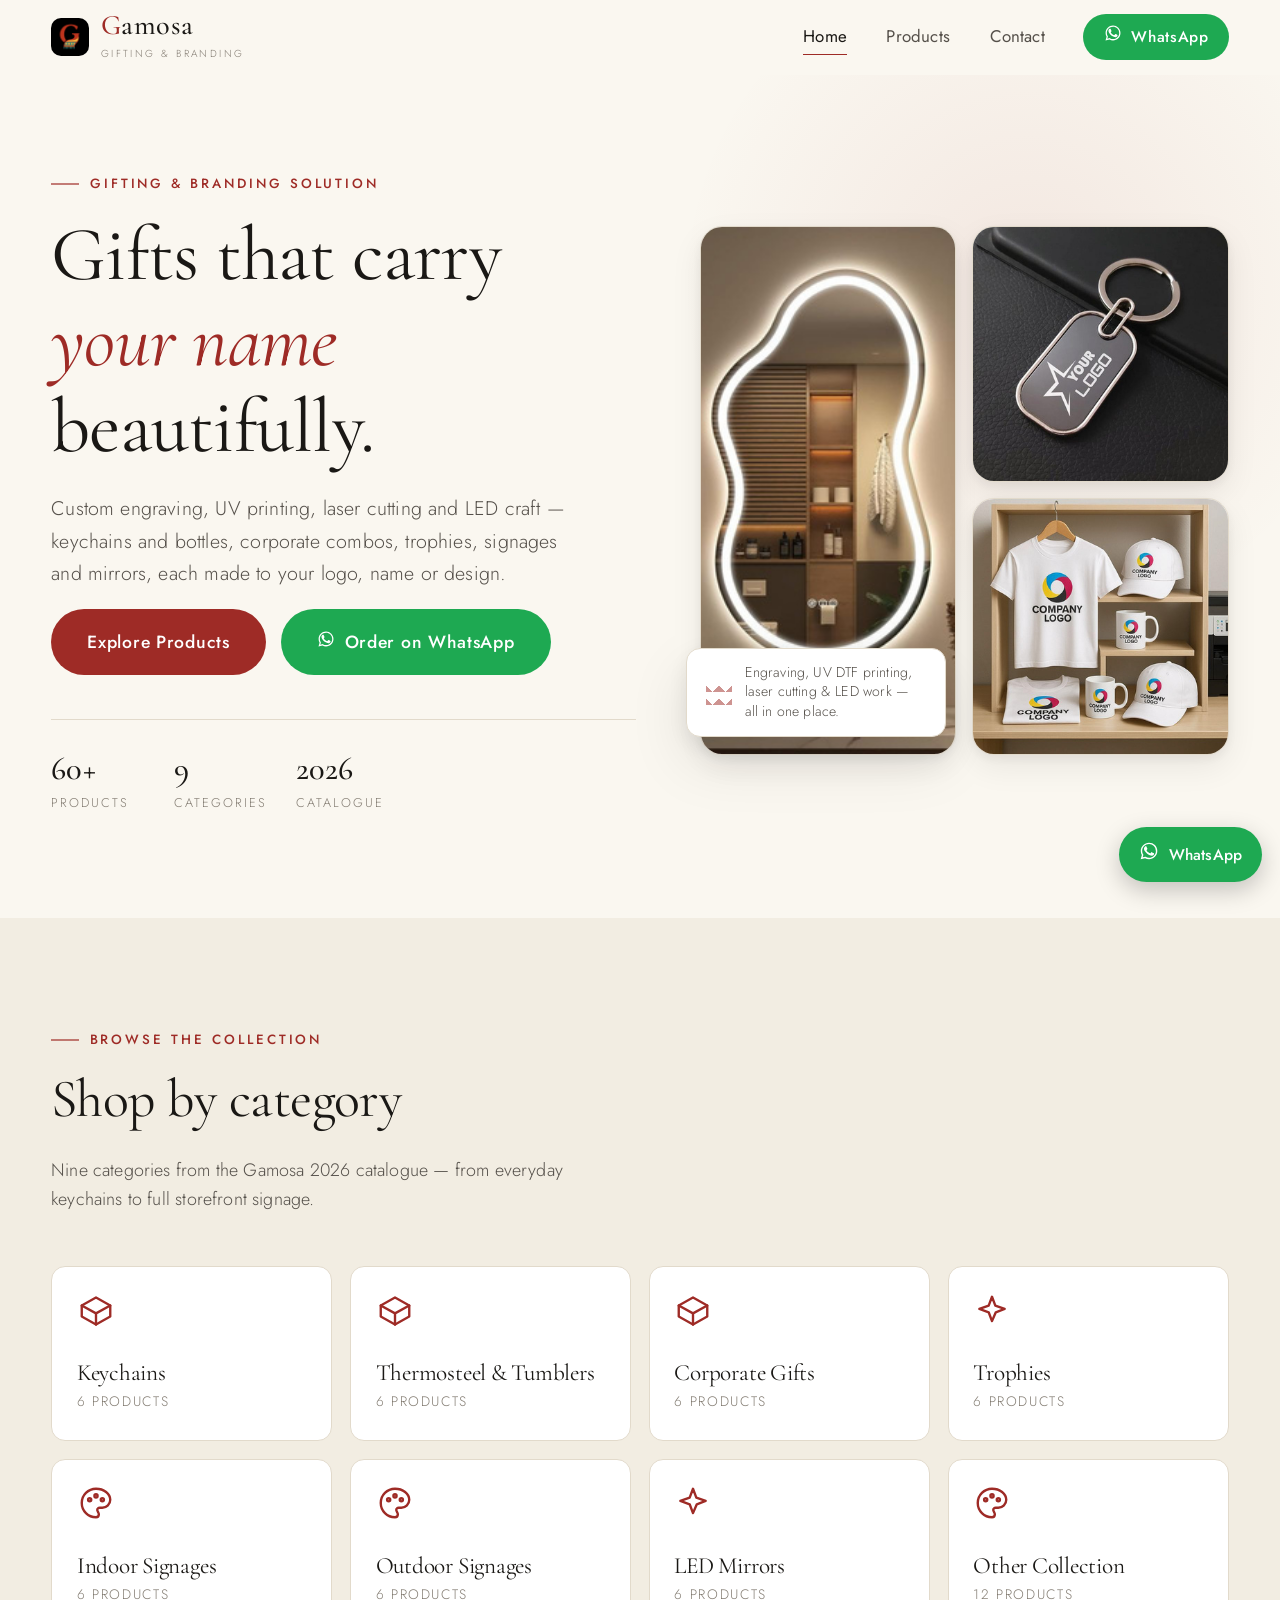
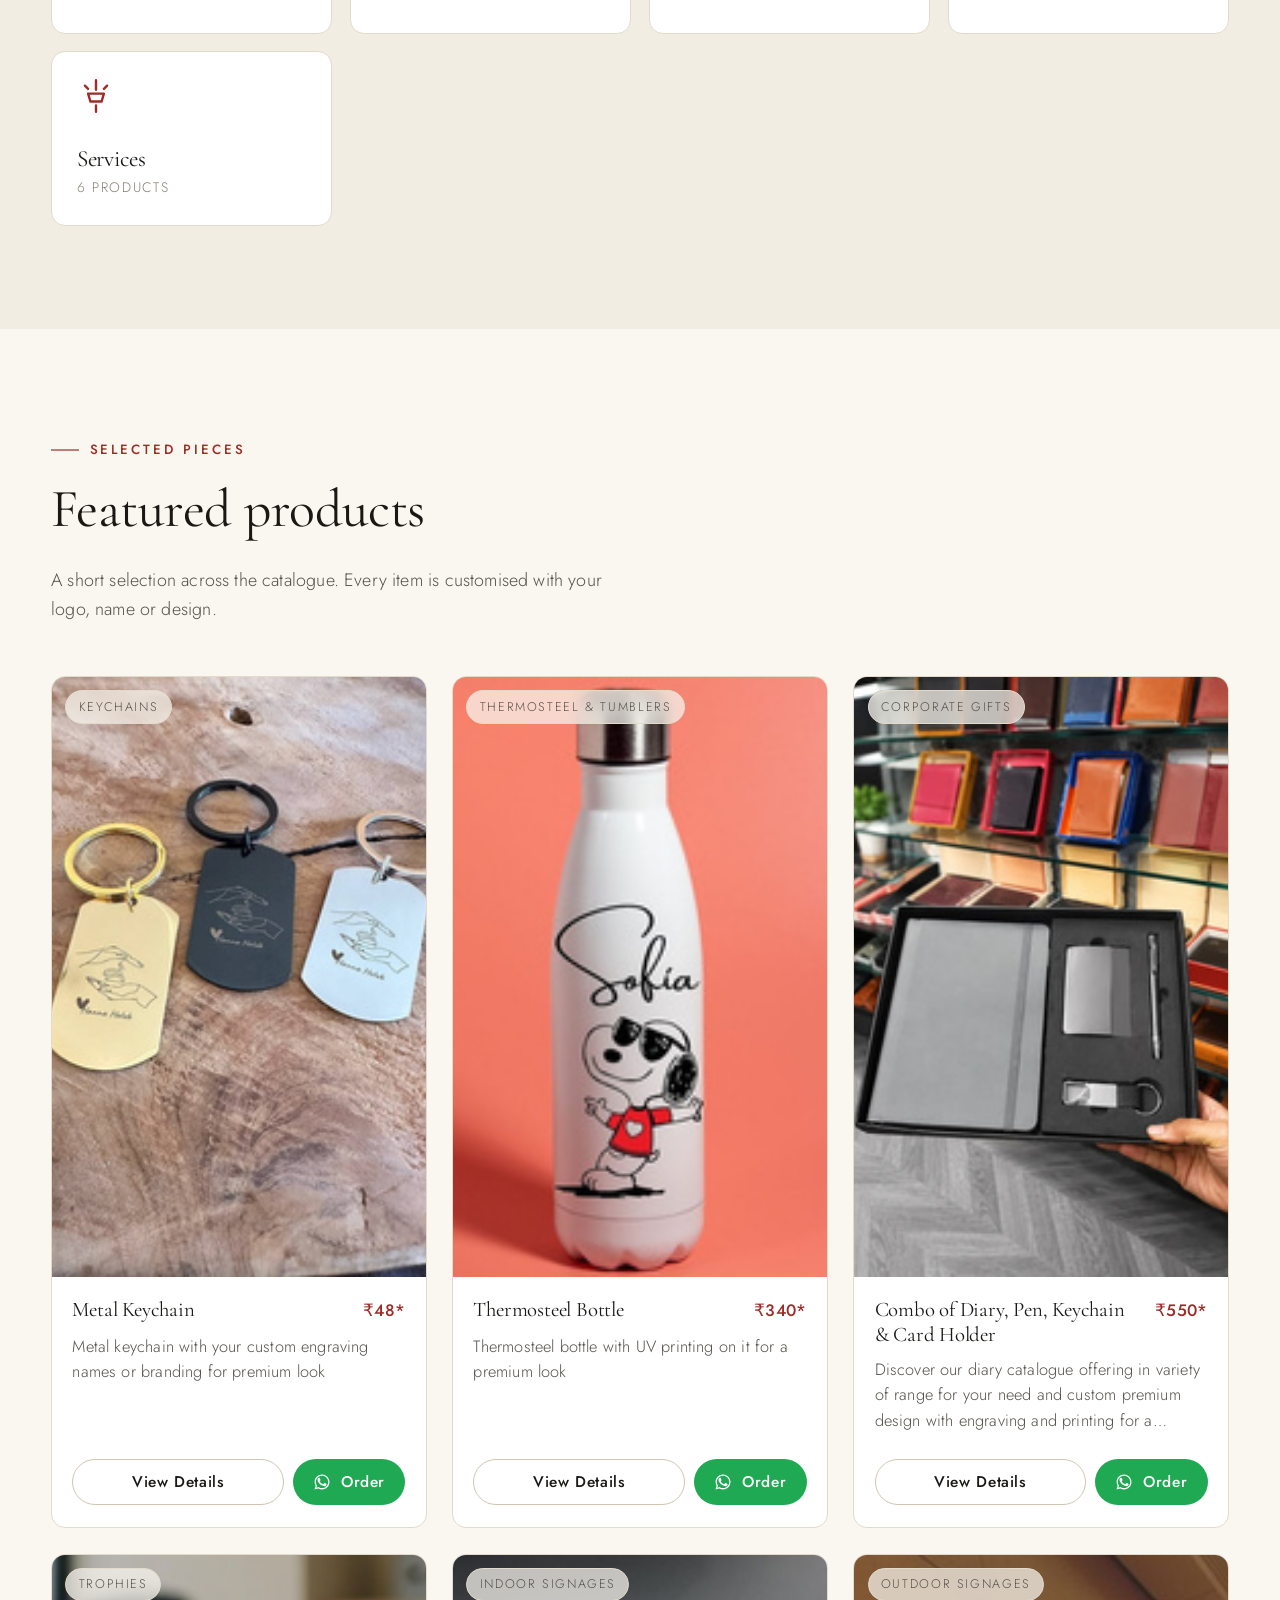
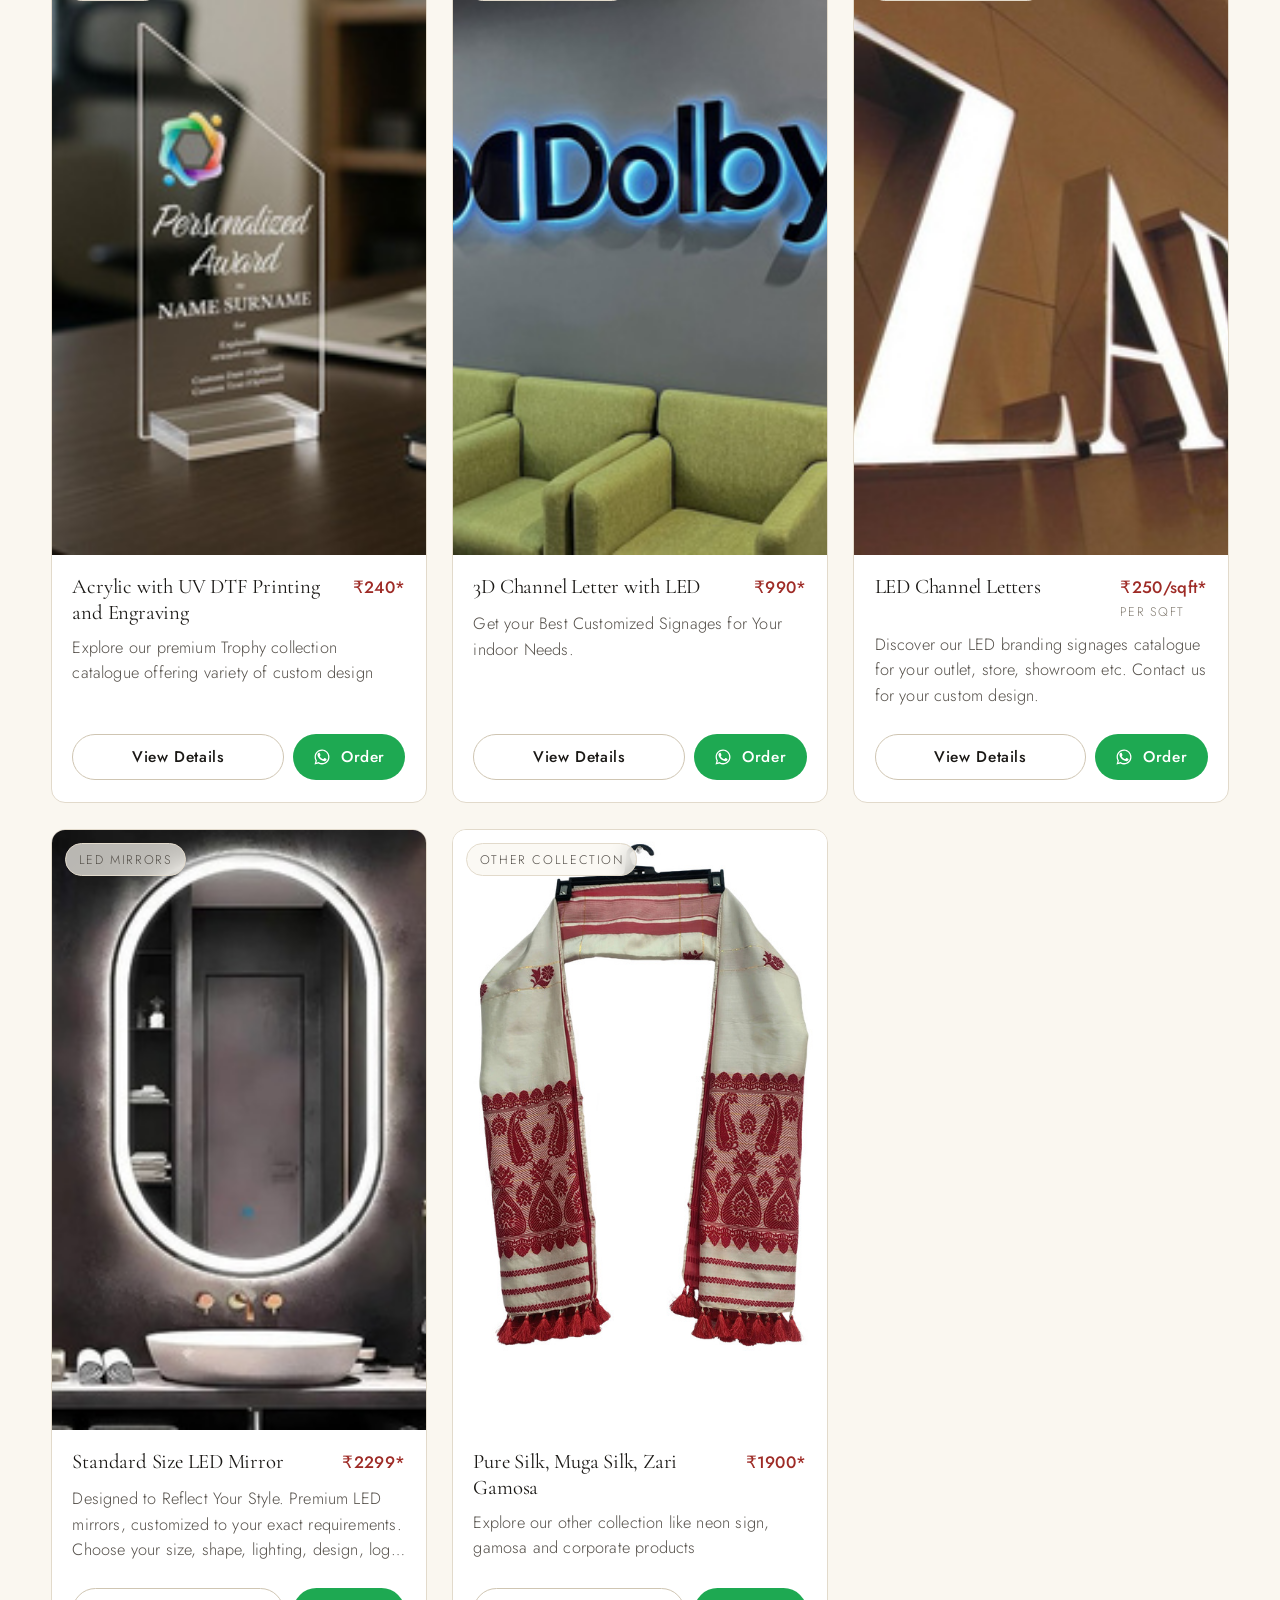
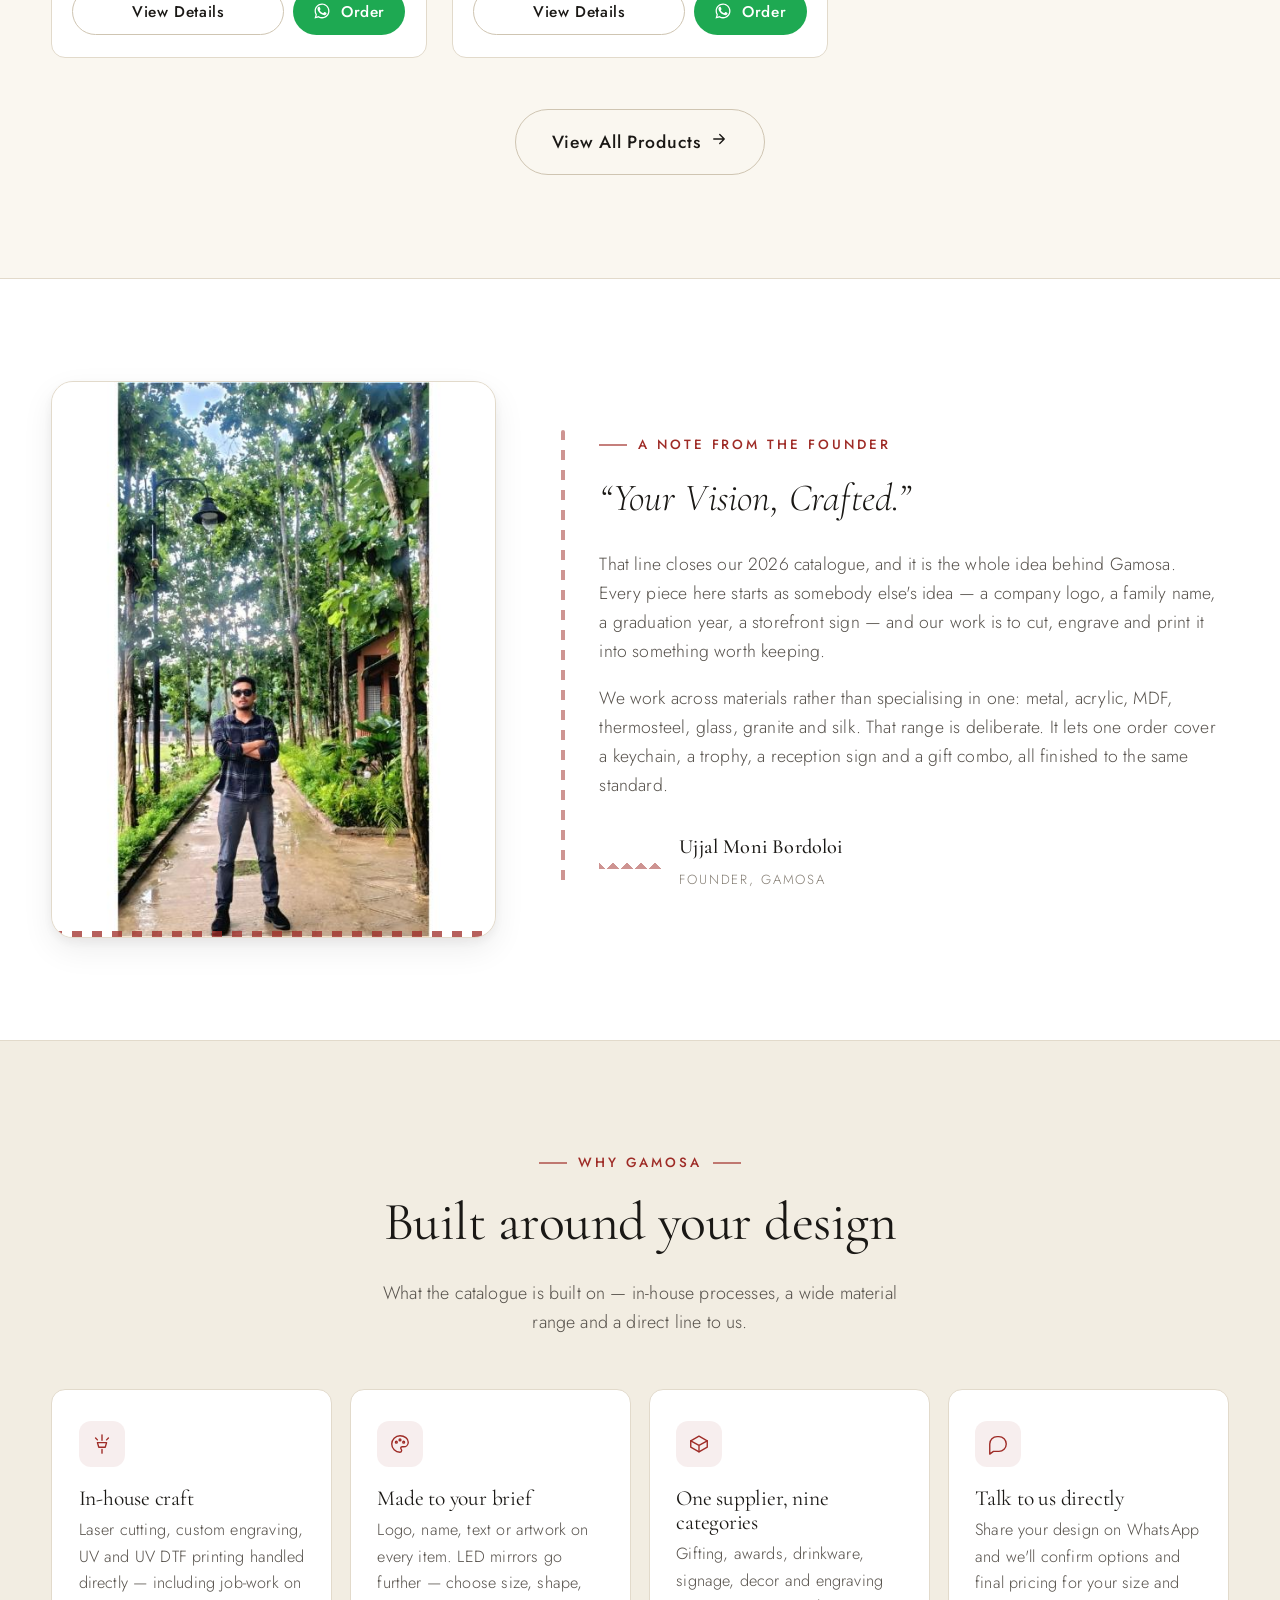
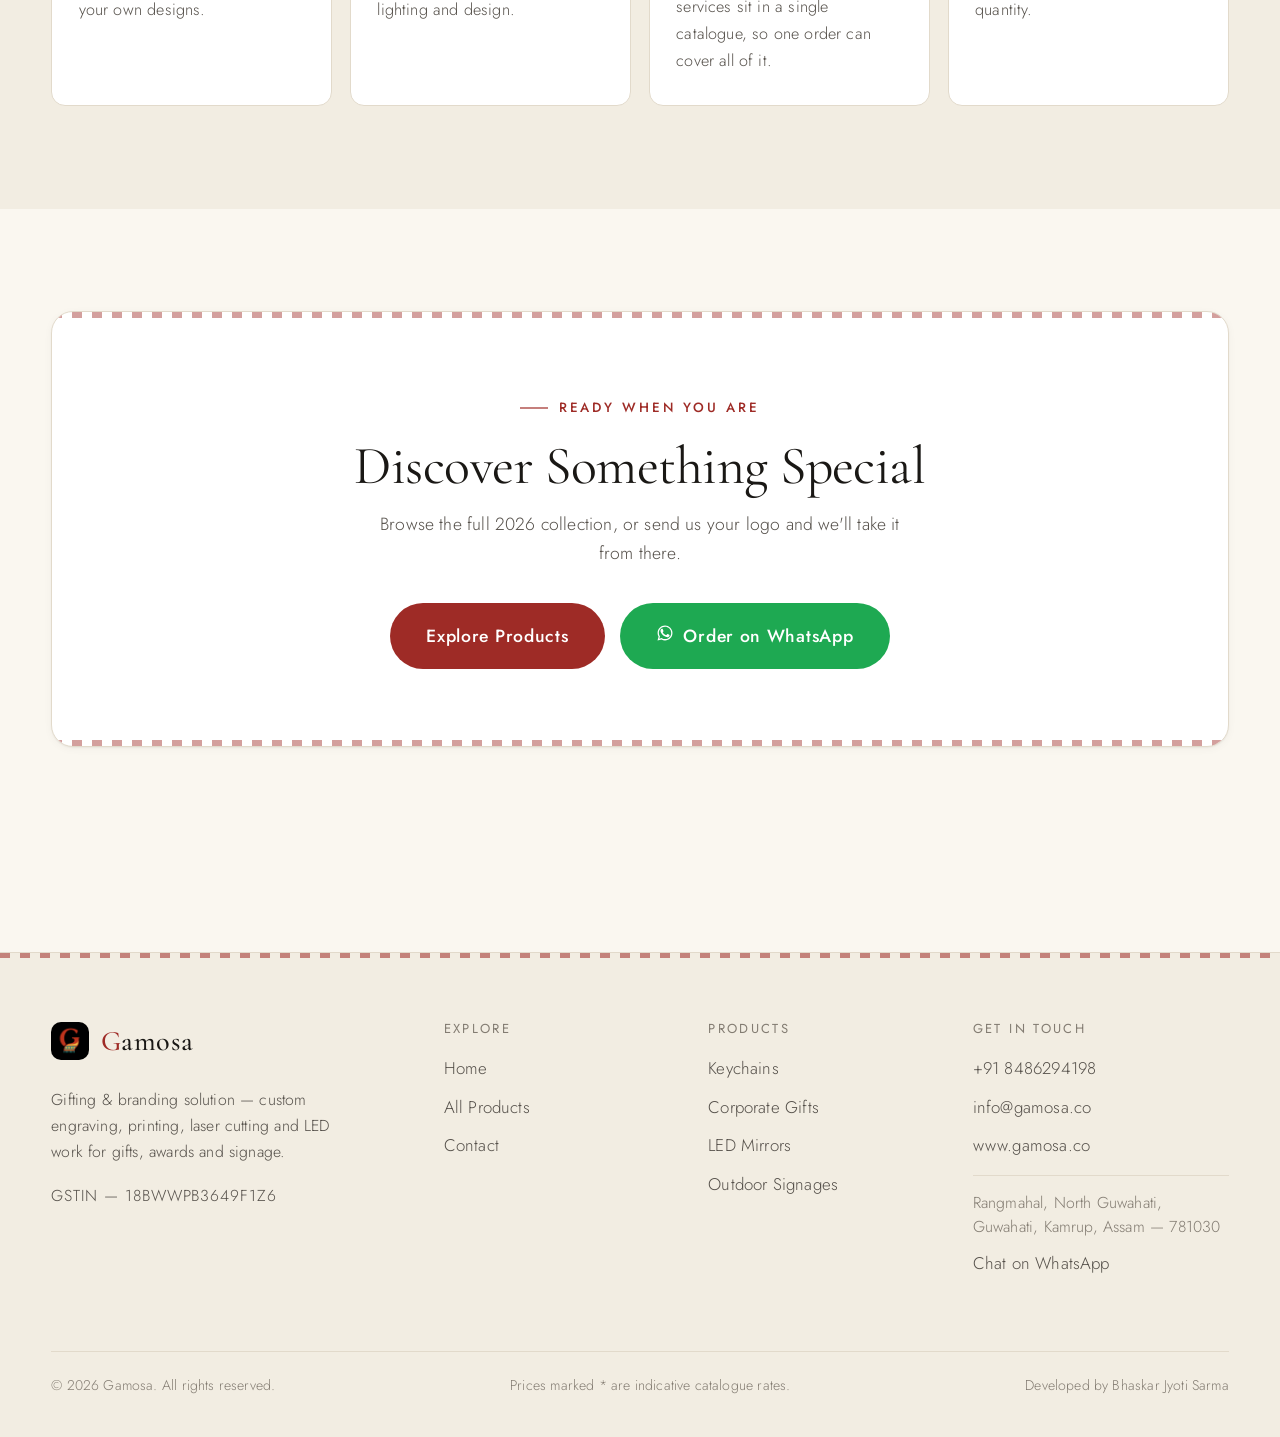
<file: index.html>
<!DOCTYPE html>
<html lang="en" class="no-js">
<head>
<meta charset="utf-8">
<meta name="viewport" content="width=device-width, initial-scale=1, viewport-fit=cover">
<title>Gamosa — Custom Gifting &amp; Branding Solutions</title>
<meta name="description" content="Gamosa is a gifting and branding solution offering custom keychains, thermosteel bottles, corporate gift combos, trophies, indoor and outdoor signages, LED mirrors and engraving services. Order on WhatsApp.">
<meta name="theme-color" content="#FAF7F0">
<link rel="canonical" href="https://www.gamosa.co/">

<!-- Open Graph / social -->
<meta property="og:type" content="website">
<meta property="og:site_name" content="Gamosa">
<meta property="og:title" content="Gamosa — Custom Gifting &amp; Branding Solutions">
<meta property="og:description" content="Custom keychains, bottles, corporate gifts, trophies, signages, LED mirrors and engraving services. Order on WhatsApp.">
<meta property="og:url" content="https://www.gamosa.co/">
<meta property="og:image" content="https://www.gamosa.co/assets/images/gamosa_logo.jpg">
<meta property="og:image:width" content="640">
<meta property="og:image:height" content="640">
<meta property="og:image:alt" content="The Gamosa logo — a red letter G woven into an Assamese gamosa border">
<meta name="twitter:card" content="summary">
<meta name="twitter:title" content="Gamosa — Custom Gifting &amp; Branding Solutions">
<meta name="twitter:description" content="Custom keychains, bottles, corporate gifts, trophies, signages, LED mirrors and engraving services.">

<link rel="icon" href="assets/images/gamosa_logo.jpg" type="image/jpeg">
<link rel="preconnect" href="https://fonts.googleapis.com">
<link rel="preconnect" href="https://fonts.gstatic.com" crossorigin>
<link href="https://fonts.googleapis.com/css2?family=Cormorant+Garamond:ital,wght@0,300;0,400;0,500;0,600;1,400&family=Jost:wght@300;400;500&display=swap" rel="stylesheet">
<link rel="stylesheet" href="css/style.css">
<link rel="stylesheet" href="css/animations.css">
<link rel="stylesheet" href="css/responsive.css">
</head>
<body>
<a class="skip-link" href="#main">Skip to content</a>

<!-- ============================================================ HEADER -->
<header class="site-header">
  <div class="container nav">
    <a class="brand" href="index.html" aria-label="Gamosa — home">
      <img class="brand__mark" src="assets/images/gamosa_logo.jpg" alt="" width="38" height="38">
      <span>
        <span class="brand__name"><em>G</em>amosa</span>
        <span class="brand__tag">Gifting &amp; Branding</span>
      </span>
    </a>

    <nav class="nav__links" aria-label="Primary">
      <a href="index.html" aria-current="page">Home</a>
      <a href="products.html">Products</a>
      <a href="contact.html">Contact</a>
    </nav>

    <div class="nav__actions">
      <a class="btn btn--wa btn--sm btn--wa-desktop" href="https://wa.me/918486294198" data-wa>
        <span data-icon="whatsapp" aria-hidden="true"></span><span>WhatsApp</span>
      </a>
      <button type="button" class="icon-btn nav__burger" aria-expanded="false" aria-controls="mobile-menu" aria-label="Open menu">
        <span class="burger-bars" aria-hidden="true"><span></span><span></span><span></span></span>
      </button>
    </div>
  </div>
</header>

<!-- Mobile drawer -->
<div class="mobile-menu" id="mobile-menu" aria-hidden="true">
  <div class="mobile-menu__scrim"></div>
  <div class="mobile-menu__panel" role="dialog" aria-modal="true" aria-label="Site menu">
    <div class="mobile-menu__top">
      <span class="brand__name"><em>G</em>amosa</span>
      <button type="button" class="icon-btn mobile-menu__close" aria-label="Close menu">
        <span data-icon="close" aria-hidden="true"></span>
      </button>
    </div>
    <nav class="mobile-menu__links" aria-label="Mobile">
      <a href="index.html" aria-current="page">Home</a>
      <a href="products.html">Products</a>
      <a href="contact.html">Contact</a>
    </nav>
    <div class="mobile-menu__foot">
      <div class="weave weave--thin" aria-hidden="true"></div>
      <a class="btn btn--wa btn--block" href="https://wa.me/918486294198" data-wa>
        <span data-icon="whatsapp" aria-hidden="true"></span>Order on WhatsApp
      </a>
      <p class="muted">+91 8486294198<br>info@gamosa.co</p>
    </div>
  </div>
</div>

<main id="main">

  <!-- ============================================================ HERO -->
  <section class="hero">
    <div class="container hero__inner">
      <div class="page-enter">
        <span class="eyebrow">Gifting &amp; Branding Solution</span>
        <h1 class="hero__title">
          <span class="line">Gifts that carry</span>
          <span class="line"><span class="accent">your name</span> beautifully.</span>
        </h1>
        <p class="hero__lead">
          Custom engraving, UV printing, laser cutting and LED craft — keychains and
          bottles, corporate combos, trophies, signages and mirrors, each made to your
          logo, name or design.
        </p>
        <div class="btn-row">
          <a class="btn btn--lg" href="products.html">Explore Products</a>
          <a class="btn btn--wa btn--lg" href="https://wa.me/918486294198" data-wa>
            <span data-icon="whatsapp" aria-hidden="true"></span>Order on WhatsApp
          </a>
        </div>
        <div class="hero__meta">
          <div><strong>60+</strong><span>Products</span></div>
          <div><strong>9</strong><span>Categories</span></div>
          <div><strong>2026</strong><span>Catalogue</span></div>
        </div>
      </div>

      <div class="hero__media">
        <div class="hero__collage">
          <figure>
            <img src="assets/images/branding/hero-mirror.jpeg" alt="Backlit LED mirror with a soft glowing edge, mounted above a bathroom vanity" width="368" height="368" fetchpriority="high" decoding="async">
          </figure>
          <figure>
            <img src="assets/images/branding/hero-keychain.jpeg" alt="Engraved metal keychain with a custom logo on a leather surface" width="368" height="368" loading="lazy" decoding="async">
          </figure>
          <figure>
            <img src="assets/images/branding/hero-merch.jpeg" alt="Branded t-shirt, cap and mug printed with a company logo" width="368" height="368" loading="lazy" decoding="async">
          </figure>
        </div>
        <div class="hero__badge">
          <span class="motif" aria-hidden="true"></span>
          <p>Engraving, UV&nbsp;DTF printing, laser cutting &amp; LED work — all in one place.</p>
        </div>
      </div>
    </div>
  </section>

  <!-- ====================================================== CATEGORIES -->
  <section class="section section--alt" aria-labelledby="cat-heading">
    <div class="container">
      <div class="section-head" data-reveal>
        <span class="eyebrow">Browse the collection</span>
        <h2 id="cat-heading">Shop by category</h2>
        <p>Nine categories from the Gamosa 2026 catalogue — from everyday keychains to full storefront signage.</p>
      </div>
      <div class="cat-grid" id="category-grid" data-reveal-group></div>
    </div>
  </section>

  <!-- ======================================================== FEATURED -->
  <section class="section" aria-labelledby="featured-heading">
    <div class="container">
      <div class="section-head" data-reveal>
        <span class="eyebrow">Selected pieces</span>
        <h2 id="featured-heading">Featured products</h2>
        <p>A short selection across the catalogue. Every item is customised with your logo, name or design.</p>
      </div>
      <div class="product-grid" id="featured-grid" data-reveal-group></div>
      <div class="section-foot">
        <a class="btn btn--ghost btn--lg" href="products.html">
          View All Products <span data-icon="arrow" aria-hidden="true"></span>
        </a>
      </div>
    </div>
  </section>

  <!-- ========================================================== VISION -->
  <section class="section vision" aria-labelledby="vision-heading">
    <div class="container vision__inner">
      <figure class="vision__portrait" data-reveal="left">
        <img src="assets/images/founder.jpg" alt="Ujjal Moni Bordoloi, founder of Gamosa, standing on a tree-lined path" width="640" height="640" loading="lazy" decoding="async">
      </figure>

      <!--
        NOTE: the two paragraphs below are draft copy written from the 2026
        catalogue, not Ujjal Moni Bordoloi's own words — but they are signed
        with his name, so they read as his. Replace them with his actual
        message before the site goes live. The pull quote is genuine: it is the
        catalogue's own closing line.
      -->
      <div class="vision__quote" data-reveal="right">
        <span class="eyebrow">A Note From the Founder</span>
        <h2 id="vision-heading" class="sr-only">A note from the founder</h2>
        <blockquote>“Your Vision, Crafted.”</blockquote>
        <p>
          That line closes our 2026 catalogue, and it is the whole idea behind Gamosa.
          Every piece here starts as somebody else's idea — a company logo, a family
          name, a graduation year, a storefront sign — and our work is to cut, engrave
          and print it into something worth keeping.
        </p>
        <p>
          We work across materials rather than specialising in one: metal, acrylic,
          MDF, thermosteel, glass, granite and silk. That range is deliberate. It lets
          one order cover a keychain, a trophy, a reception sign and a gift combo, all
          finished to the same standard.
        </p>
        <div class="vision__sign">
          <span class="motif" aria-hidden="true"></span>
          <div>
            <strong>Ujjal Moni Bordoloi</strong><br>
            <span>Founder, Gamosa</span>
          </div>
        </div>
      </div>
    </div>
  </section>

  <!-- ======================================================= WHY CHOOSE -->
  <section class="section section--alt" aria-labelledby="why-heading">
    <div class="container">
      <div class="section-head section-head--center" data-reveal>
        <span class="eyebrow">Why Gamosa</span>
        <h2 id="why-heading">Built around your design</h2>
        <p>What the catalogue is built on — in-house processes, a wide material range and a direct line to us.</p>
      </div>
      <div class="why-grid" data-reveal-group>
        <article class="why-card">
          <span class="why-card__icon" data-icon="laser" aria-hidden="true"></span>
          <h3>In-house craft</h3>
          <p>Laser cutting, custom engraving, UV and UV&nbsp;DTF printing handled directly — including job-work on your own designs.</p>
        </article>
        <article class="why-card">
          <span class="why-card__icon" data-icon="palette" aria-hidden="true"></span>
          <h3>Made to your brief</h3>
          <p>Logo, name, text or artwork on every item. LED mirrors go further — choose size, shape, lighting and design.</p>
        </article>
        <article class="why-card">
          <span class="why-card__icon" data-icon="box" aria-hidden="true"></span>
          <h3>One supplier, nine categories</h3>
          <p>Gifting, awards, drinkware, signage, decor and engraving services sit in a single catalogue, so one order can cover all of it.</p>
        </article>
        <article class="why-card">
          <span class="why-card__icon" data-icon="chat" aria-hidden="true"></span>
          <h3>Talk to us directly</h3>
          <p>Share your design on WhatsApp and we'll confirm options and final pricing for your size and quantity.</p>
        </article>
      </div>
    </div>
  </section>

  <!-- ============================================================= CTA -->
  <section class="section" aria-labelledby="cta-heading">
    <div class="container">
      <div class="cta" data-reveal>
        <span class="eyebrow" style="justify-content:center">Ready when you are</span>
        <h2 id="cta-heading">Discover Something Special</h2>
        <p>Browse the full 2026 collection, or send us your logo and we'll take it from there.</p>
        <div class="btn-row btn-row--center">
          <a class="btn btn--lg" href="products.html">Explore Products</a>
          <a class="btn btn--wa btn--lg" href="https://wa.me/918486294198" data-wa>
            <span data-icon="whatsapp" aria-hidden="true"></span>Order on WhatsApp
          </a>
        </div>
      </div>
    </div>
  </section>

</main>

<!-- ============================================================ FOOTER -->
<footer class="site-footer footer">
  <div class="weave" aria-hidden="true"></div>
  <div class="container footer__inner">
    <div class="footer__about">
      <a class="brand" href="index.html">
        <img class="brand__mark" src="assets/images/gamosa_logo.jpg" alt="" width="38" height="38">
        <span class="brand__name"><em>G</em>amosa</span>
      </a>
      <p>Gifting &amp; branding solution — custom engraving, printing, laser cutting and LED work for gifts, awards and signage.</p>
      <p class="footer__gst">GSTIN — 18BWWPB3649F1Z6</p>
    </div>

    <div>
      <h4>Explore</h4>
      <ul class="footer__links">
        <li><a href="index.html">Home</a></li>
        <li><a href="products.html">All Products</a></li>
        <li><a href="contact.html">Contact</a></li>
      </ul>
    </div>

    <div>
      <h4>Products</h4>
      <ul class="footer__links">
        <li><a href="products.html?category=keychain">Keychains</a></li>
        <li><a href="products.html?category=corporate">Corporate Gifts</a></li>
        <li><a href="products.html?category=led-mirror">LED Mirrors</a></li>
        <li><a href="products.html?category=outdoor-signage">Outdoor Signages</a></li>
      </ul>
    </div>

    <div>
      <h4>Get in touch</h4>
      <ul class="footer__links">
        <li><a href="tel:+918486294198">+91 8486294198</a></li>
        <li><a href="mailto:info@gamosa.co">info@gamosa.co</a></li>
        <li><a href="https://www.gamosa.co" target="_blank" rel="noopener">www.gamosa.co</a></li>
        <li class="footer__address">Rangmahal, North Guwahati,<br>Guwahati, Kamrup, Assam — 781030</li>
        <li><a href="https://wa.me/918486294198" data-wa>Chat on WhatsApp</a></li>
      </ul>
    </div>
  </div>

  <div class="container">
    <div class="footer__bottom">
      <p>&copy; <span data-year>2026</span> Gamosa. All rights reserved.</p>
      <p>Prices marked * are indicative catalogue rates.</p>
      <p class="footer__credit">Developed by Bhaskar Jyoti Sarma</p>
    </div>
  </div>
</footer>

<a class="wa-float" href="https://wa.me/918486294198" data-wa aria-label="Chat with Gamosa on WhatsApp">
  <span data-icon="whatsapp" aria-hidden="true"></span><span>WhatsApp</span>
</a>

<script src="js/products.js"></script>
<script src="js/main.js"></script>
</body>
</html>
</file>
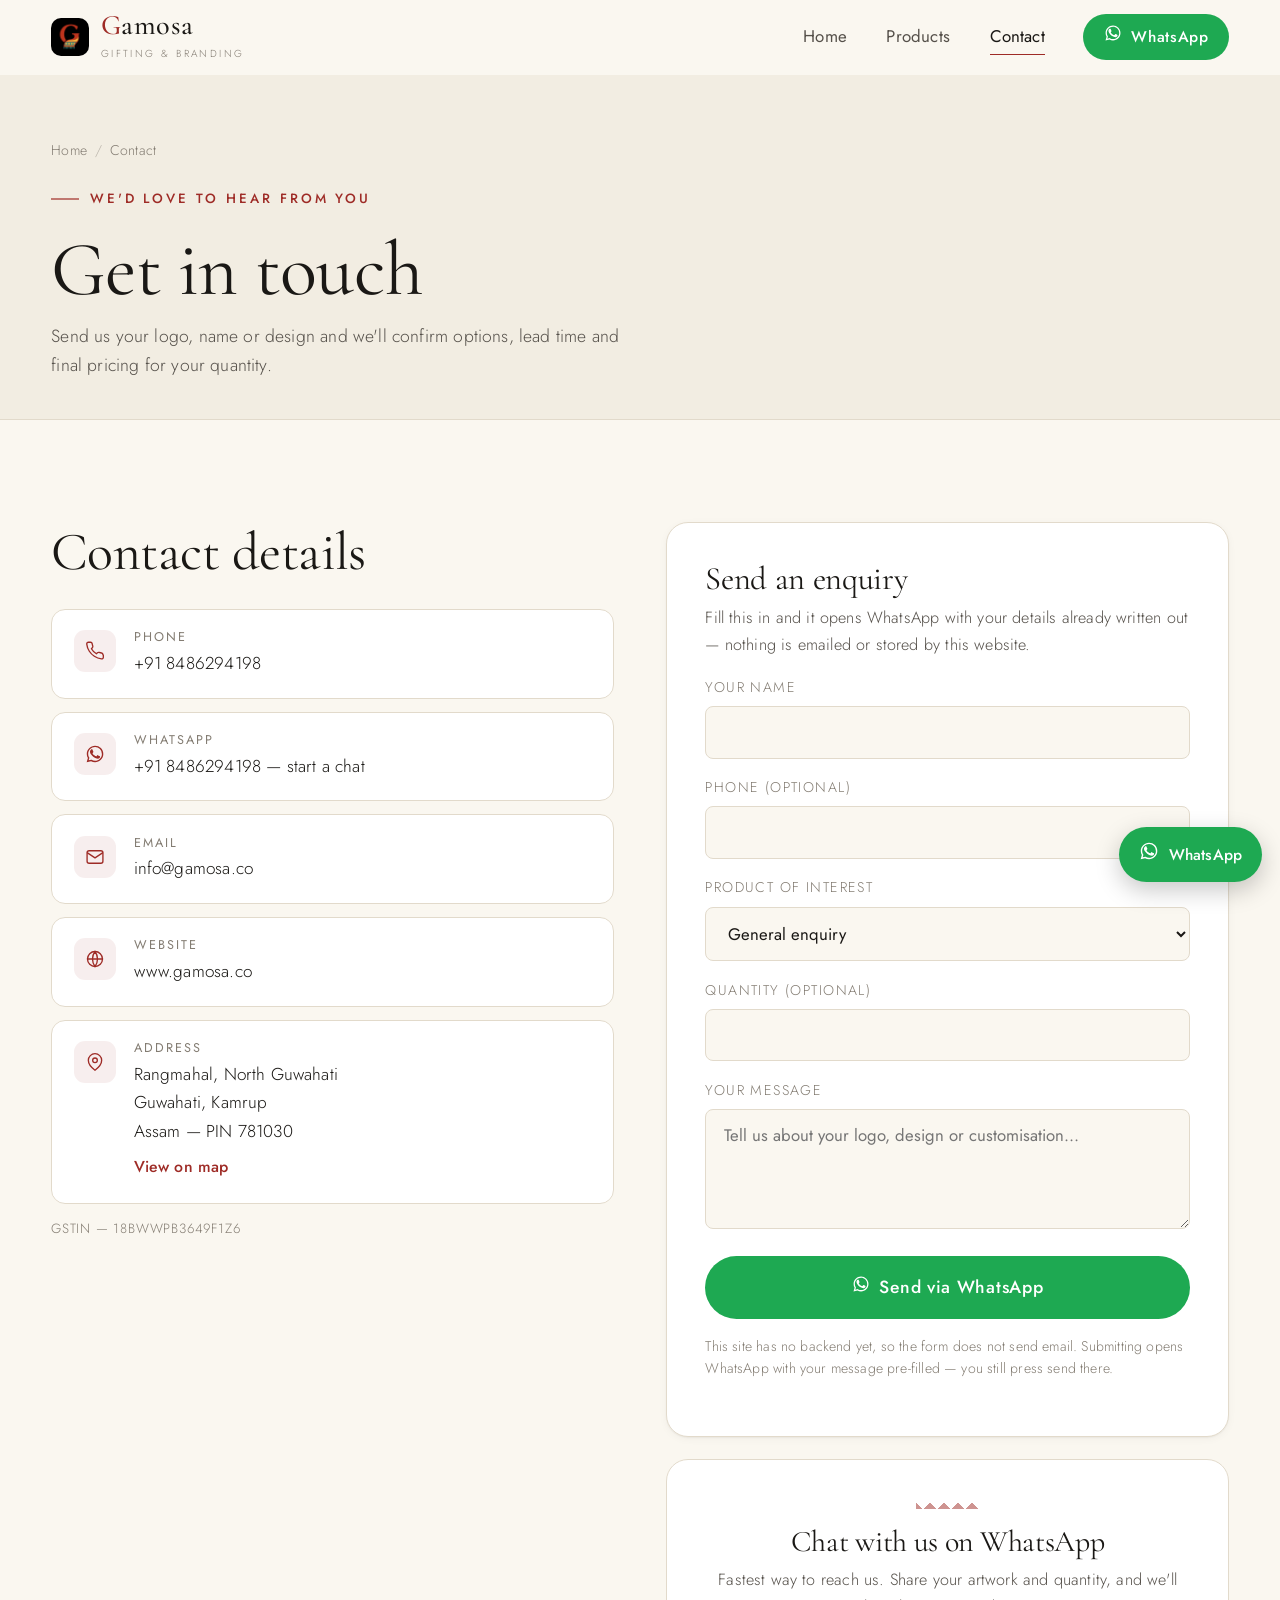
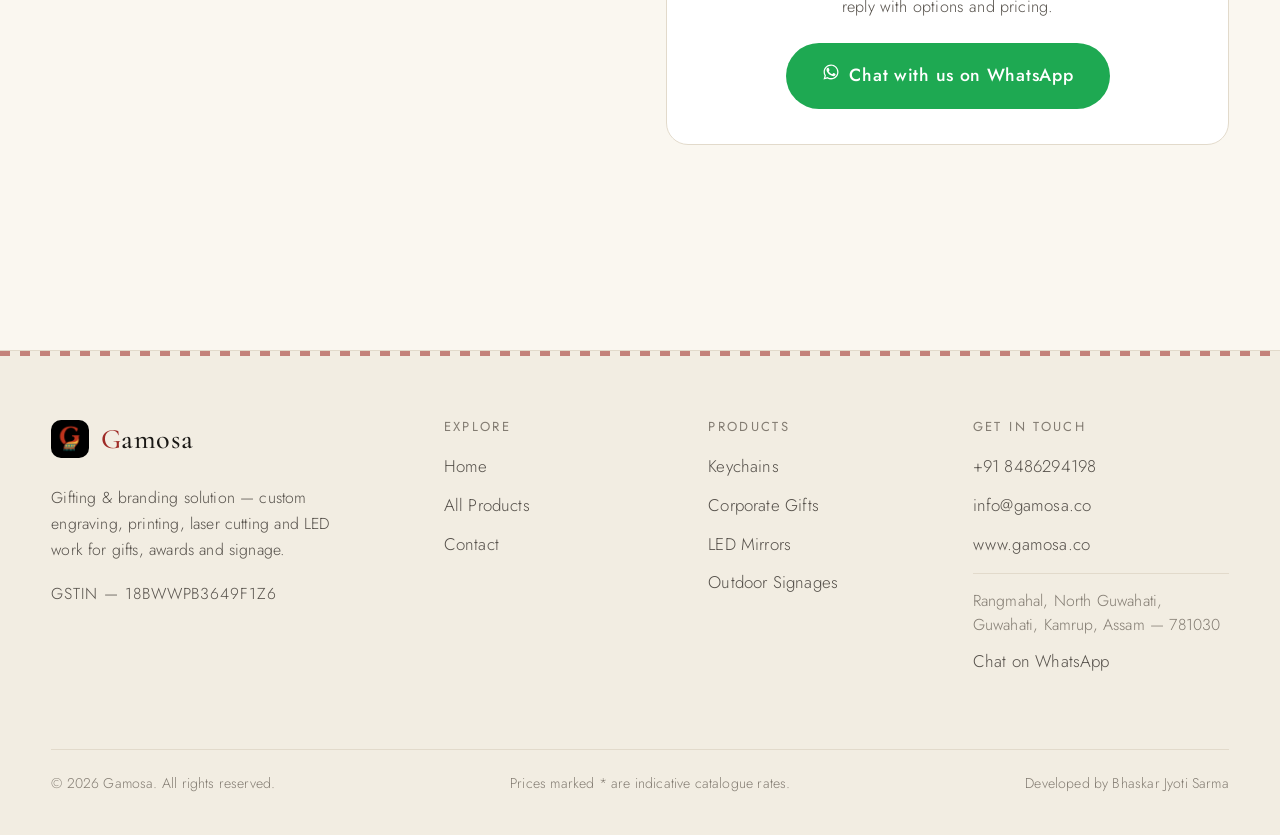
<file: contact.html>
<!DOCTYPE html>
<html lang="en" class="no-js">
<head>
<meta charset="utf-8">
<meta name="viewport" content="width=device-width, initial-scale=1, viewport-fit=cover">
<title>Contact Gamosa — North Guwahati, Assam | Order on WhatsApp</title>
<meta name="description" content="Contact Gamosa in Rangmahal, North Guwahati, Assam for custom gifting and branding — call +91 8486294198, email info@gamosa.co, or chat with us on WhatsApp for pricing and order details.">
<meta name="theme-color" content="#FAF7F0">
<link rel="canonical" href="https://www.gamosa.co/contact.html">

<meta property="og:type" content="website">
<meta property="og:site_name" content="Gamosa">
<meta property="og:title" content="Contact Gamosa — Order on WhatsApp">
<meta property="og:description" content="Call +91 8486294198, email info@gamosa.co, or chat with us on WhatsApp for custom gifting and branding orders.">
<meta property="og:url" content="https://www.gamosa.co/contact.html">
<meta property="og:image" content="https://www.gamosa.co/assets/images/gamosa_logo.jpg">
<meta property="og:image:width" content="640">
<meta property="og:image:height" content="640">
<meta property="og:image:alt" content="The Gamosa logo — a red letter G woven into an Assamese gamosa border">
<meta name="twitter:card" content="summary">
<meta name="twitter:title" content="Contact Gamosa — Order on WhatsApp">
<meta name="twitter:description" content="Call, email or WhatsApp Gamosa for custom gifting and branding orders.">

<link rel="icon" href="assets/images/gamosa_logo.jpg" type="image/jpeg">
<link rel="preconnect" href="https://fonts.googleapis.com">
<link rel="preconnect" href="https://fonts.gstatic.com" crossorigin>
<link href="https://fonts.googleapis.com/css2?family=Cormorant+Garamond:ital,wght@0,300;0,400;0,500;0,600;1,400&family=Jost:wght@300;400;500&display=swap" rel="stylesheet">
<link rel="stylesheet" href="css/style.css">
<link rel="stylesheet" href="css/animations.css">
<link rel="stylesheet" href="css/responsive.css">

<script type="application/ld+json">
{
  "@context": "https://schema.org",
  "@type": "LocalBusiness",
  "name": "Gamosa",
  "description": "Gifting and branding solution — custom engraving, printing, laser cutting and LED work for gifts, awards and signage.",
  "url": "https://www.gamosa.co/",
  "telephone": "+918486294198",
  "email": "info@gamosa.co",
  "founder": { "@type": "Person", "name": "Ujjal Moni Bordoloi" },
  "address": {
    "@type": "PostalAddress",
    "streetAddress": "Rangmahal, North Guwahati",
    "addressLocality": "Guwahati",
    "addressRegion": "Assam",
    "postalCode": "781030",
    "addressCountry": "IN"
  }
}
</script>
</head>
<body>
<a class="skip-link" href="#main">Skip to content</a>

<header class="site-header">
  <div class="container nav">
    <a class="brand" href="index.html" aria-label="Gamosa — home">
      <img class="brand__mark" src="assets/images/gamosa_logo.jpg" alt="" width="38" height="38">
      <span>
        <span class="brand__name"><em>G</em>amosa</span>
        <span class="brand__tag">Gifting &amp; Branding</span>
      </span>
    </a>
    <nav class="nav__links" aria-label="Primary">
      <a href="index.html">Home</a>
      <a href="products.html">Products</a>
      <a href="contact.html" aria-current="page">Contact</a>
    </nav>
    <div class="nav__actions">
      <a class="btn btn--wa btn--sm btn--wa-desktop" href="https://wa.me/918486294198" data-wa>
        <span data-icon="whatsapp" aria-hidden="true"></span><span>WhatsApp</span>
      </a>
      <button type="button" class="icon-btn nav__burger" aria-expanded="false" aria-controls="mobile-menu" aria-label="Open menu">
        <span class="burger-bars" aria-hidden="true"><span></span><span></span><span></span></span>
      </button>
    </div>
  </div>
</header>

<div class="mobile-menu" id="mobile-menu" aria-hidden="true">
  <div class="mobile-menu__scrim"></div>
  <div class="mobile-menu__panel" role="dialog" aria-modal="true" aria-label="Site menu">
    <div class="mobile-menu__top">
      <span class="brand__name"><em>G</em>amosa</span>
      <button type="button" class="icon-btn mobile-menu__close" aria-label="Close menu">
        <span data-icon="close" aria-hidden="true"></span>
      </button>
    </div>
    <nav class="mobile-menu__links" aria-label="Mobile">
      <a href="index.html">Home</a>
      <a href="products.html">Products</a>
      <a href="contact.html" aria-current="page">Contact</a>
    </nav>
    <div class="mobile-menu__foot">
      <div class="weave weave--thin" aria-hidden="true"></div>
      <a class="btn btn--wa btn--block" href="https://wa.me/918486294198" data-wa>
        <span data-icon="whatsapp" aria-hidden="true"></span>Order on WhatsApp
      </a>
      <p class="muted">+91 8486294198<br>info@gamosa.co</p>
    </div>
  </div>
</div>

<main id="main">

  <section class="page-head">
    <div class="container page-enter">
      <nav class="breadcrumb" aria-label="Breadcrumb">
        <a href="index.html">Home</a>
        <span class="sep" aria-hidden="true">/</span>
        <span aria-current="page">Contact</span>
      </nav>
      <span class="eyebrow">We'd love to hear from you</span>
      <h1>Get in touch</h1>
      <p>Send us your logo, name or design and we'll confirm options, lead time and final pricing for your quantity.</p>
    </div>
  </section>

  <section class="section">
    <div class="container contact-grid">

      <!-- ------------------------------------------------ Details ----- -->
      <div data-reveal="left">
        <h2>Contact details</h2>
        <div class="contact-list">

          <div class="contact-item">
            <span class="contact-item__icon" data-icon="phone" aria-hidden="true"></span>
            <div>
              <h3>Phone</h3>
              <p><a href="tel:+918486294198">+91 8486294198</a></p>
            </div>
          </div>

          <div class="contact-item">
            <span class="contact-item__icon" data-icon="whatsapp" aria-hidden="true"></span>
            <div>
              <h3>WhatsApp</h3>
              <p><a href="https://wa.me/918486294198" data-wa>+91 8486294198 — start a chat</a></p>
            </div>
          </div>

          <div class="contact-item">
            <span class="contact-item__icon" data-icon="mail" aria-hidden="true"></span>
            <div>
              <h3>Email</h3>
              <p><a href="mailto:info@gamosa.co">info@gamosa.co</a></p>
            </div>
          </div>

          <div class="contact-item">
            <span class="contact-item__icon" data-icon="globe" aria-hidden="true"></span>
            <div>
              <h3>Website</h3>
              <p><a href="https://www.gamosa.co" target="_blank" rel="noopener">www.gamosa.co</a></p>
            </div>
          </div>

          <div class="contact-item">
            <span class="contact-item__icon" data-icon="pin" aria-hidden="true"></span>
            <div>
              <h3>Address</h3>
              <p>
                Rangmahal, North Guwahati<br>
                Guwahati, Kamrup<br>
                Assam — PIN 781030
              </p>
              <p style="margin-top:.4rem">
                <a class="text-link" href="https://www.google.com/maps/search/?api=1&amp;query=Rangmahal%2C%20North%20Guwahati%2C%20Kamrup%2C%20Assam%20781030"
                   target="_blank" rel="noopener">
                  View on map <span data-icon="arrow" aria-hidden="true"></span>
                </a>
              </p>
            </div>
          </div>

        </div>

        <p class="footer__gst">GSTIN — 18BWWPB3649F1Z6</p>
      </div>

      <!-- ------------------------------------------------ Form -------- -->
      <div data-reveal="right">
        <div class="form-card">
          <h2>Send an enquiry</h2>
          <p>Fill this in and it opens WhatsApp with your details already written out — nothing is emailed or stored by this website.</p>

          <form id="enquiry-form" novalidate>
            <div class="field">
              <label for="f-name">Your name</label>
              <input type="text" id="f-name" name="name" autocomplete="name" required>
              <span class="error" id="f-name-error">Please enter your name.</span>
            </div>

            <div class="field">
              <label for="f-phone">Phone (optional)</label>
              <input type="tel" id="f-phone" name="phone" autocomplete="tel" inputmode="tel">
            </div>

            <div class="field">
              <label for="f-product">Product of interest</label>
              <select id="f-product" name="product">
                <option value="">General enquiry</option>
              </select>
            </div>

            <div class="field">
              <label for="f-qty">Quantity (optional)</label>
              <input type="text" id="f-qty" name="qty" inputmode="numeric">
            </div>

            <div class="field">
              <label for="f-message">Your message</label>
              <textarea id="f-message" name="message" required placeholder="Tell us about your logo, design or customisation…"></textarea>
              <span class="error" id="f-message-error">Please add a short message.</span>
            </div>

            <button type="submit" class="btn btn--wa btn--lg btn--block">
              <span data-icon="whatsapp" aria-hidden="true"></span>Send via WhatsApp
            </button>

            <p class="form-note" id="form-note" role="status" aria-live="polite">
              This site has no backend yet, so the form does not send email. Submitting
              opens WhatsApp with your message pre-filled — you still press send there.
            </p>
          </form>
        </div>

        <div class="wa-panel">
          <span class="motif" aria-hidden="true" style="margin:0 auto .9rem"></span>
          <h2>Chat with us on WhatsApp</h2>
          <p>Fastest way to reach us. Share your artwork and quantity, and we'll reply with options and pricing.</p>
          <a class="btn btn--wa btn--lg" href="https://wa.me/918486294198" data-wa>
            <span data-icon="whatsapp" aria-hidden="true"></span>Chat with us on WhatsApp
          </a>
        </div>
      </div>

    </div>
  </section>

</main>

<footer class="site-footer footer">
  <div class="weave" aria-hidden="true"></div>
  <div class="container footer__inner">
    <div class="footer__about">
      <a class="brand" href="index.html">
        <img class="brand__mark" src="assets/images/gamosa_logo.jpg" alt="" width="38" height="38">
        <span class="brand__name"><em>G</em>amosa</span>
      </a>
      <p>Gifting &amp; branding solution — custom engraving, printing, laser cutting and LED work for gifts, awards and signage.</p>
      <p class="footer__gst">GSTIN — 18BWWPB3649F1Z6</p>
    </div>
    <div>
      <h4>Explore</h4>
      <ul class="footer__links">
        <li><a href="index.html">Home</a></li>
        <li><a href="products.html">All Products</a></li>
        <li><a href="contact.html">Contact</a></li>
      </ul>
    </div>
    <div>
      <h4>Products</h4>
      <ul class="footer__links">
        <li><a href="products.html?category=keychain">Keychains</a></li>
        <li><a href="products.html?category=corporate">Corporate Gifts</a></li>
        <li><a href="products.html?category=led-mirror">LED Mirrors</a></li>
        <li><a href="products.html?category=outdoor-signage">Outdoor Signages</a></li>
      </ul>
    </div>
    <div>
      <h4>Get in touch</h4>
      <ul class="footer__links">
        <li><a href="tel:+918486294198">+91 8486294198</a></li>
        <li><a href="mailto:info@gamosa.co">info@gamosa.co</a></li>
        <li><a href="https://www.gamosa.co" target="_blank" rel="noopener">www.gamosa.co</a></li>
        <li class="footer__address">Rangmahal, North Guwahati,<br>Guwahati, Kamrup, Assam — 781030</li>
        <li><a href="https://wa.me/918486294198" data-wa>Chat on WhatsApp</a></li>
      </ul>
    </div>
  </div>
  <div class="container">
    <div class="footer__bottom">
      <p>&copy; <span data-year>2026</span> Gamosa. All rights reserved.</p>
      <p>Prices marked * are indicative catalogue rates.</p>
      <p class="footer__credit">Developed by Bhaskar Jyoti Sarma</p>
    </div>
  </div>
</footer>

<a class="wa-float" href="https://wa.me/918486294198" data-wa aria-label="Chat with Gamosa on WhatsApp">
  <span data-icon="whatsapp" aria-hidden="true"></span><span>WhatsApp</span>
</a>

<script src="js/products.js"></script>
<script src="js/main.js"></script>
</body>
</html>
</file>
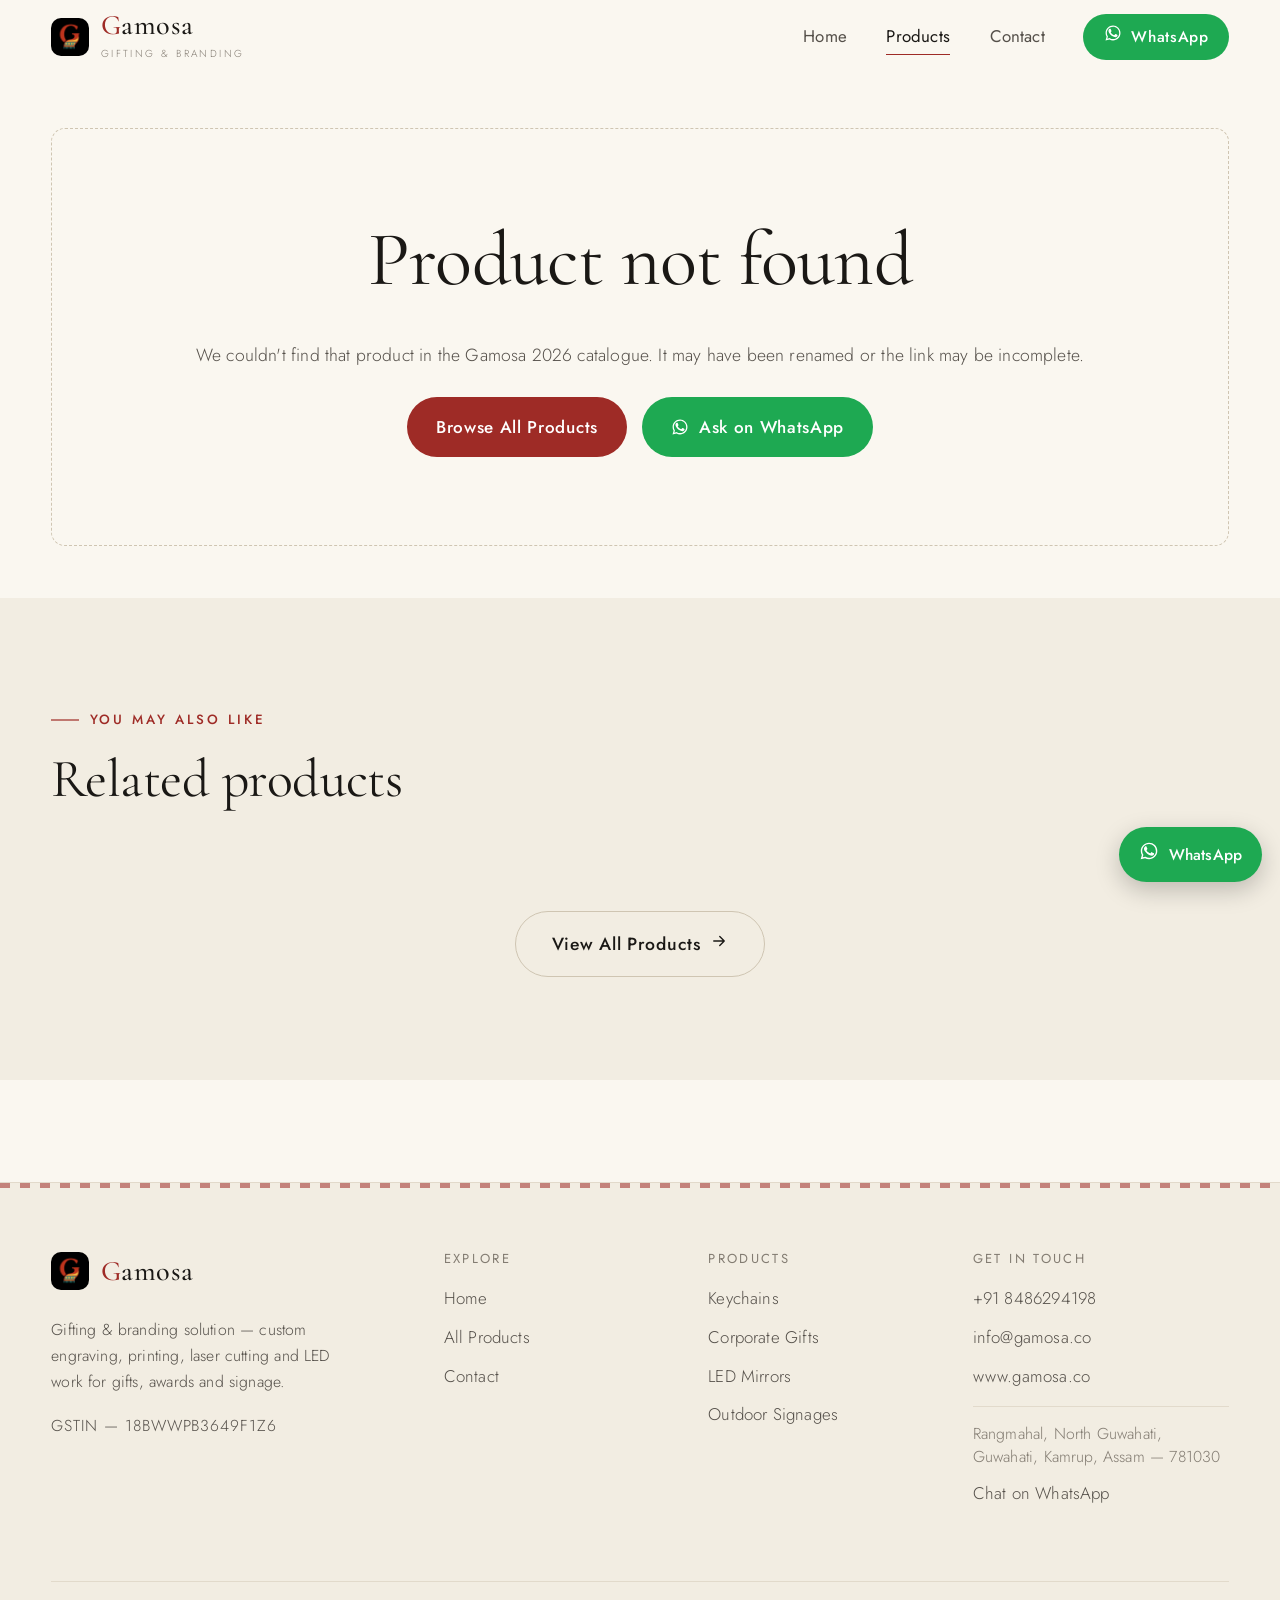
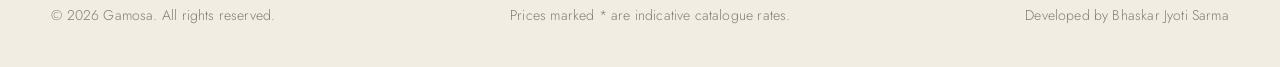
<file: product.html>
<!DOCTYPE html>
<html lang="en" class="no-js">
<head>
<meta charset="utf-8">
<meta name="viewport" content="width=device-width, initial-scale=1, viewport-fit=cover">
<!-- Title and metadata below are replaced at runtime by js/product-details.js -->
<title>Product — Gamosa Collection 2026</title>
<meta name="description" content="Product details from the Gamosa 2026 catalogue — custom engraving, printing and laser-cut gifting and branding products. Order on WhatsApp.">
<meta name="theme-color" content="#FAF7F0">
<link rel="canonical" href="https://www.gamosa.co/product.html">

<meta property="og:type" content="product">
<meta property="og:site_name" content="Gamosa">
<meta property="og:title" content="Product — Gamosa Collection 2026">
<meta property="og:description" content="Custom gifting and branding products from Gamosa. Order on WhatsApp.">
<meta property="og:url" content="https://www.gamosa.co/product.html">
<meta property="og:image" content="https://www.gamosa.co/assets/images/gamosa_logo.jpg">
<meta property="og:image:alt" content="The Gamosa logo — a red letter G woven into an Assamese gamosa border">
<meta name="twitter:card" content="summary">
<meta name="twitter:title" content="Product — Gamosa Collection 2026">
<meta name="twitter:description" content="Custom gifting and branding products from Gamosa.">

<link rel="icon" href="assets/images/gamosa_logo.jpg" type="image/jpeg">
<link rel="preconnect" href="https://fonts.googleapis.com">
<link rel="preconnect" href="https://fonts.gstatic.com" crossorigin>
<link href="https://fonts.googleapis.com/css2?family=Cormorant+Garamond:ital,wght@0,300;0,400;0,500;0,600;1,400&family=Jost:wght@300;400;500&display=swap" rel="stylesheet">
<link rel="stylesheet" href="css/style.css">
<link rel="stylesheet" href="css/animations.css">
<link rel="stylesheet" href="css/responsive.css">
<script type="application/ld+json" id="product-ld"></script>
</head>
<body>
<a class="skip-link" href="#main">Skip to content</a>

<header class="site-header">
  <div class="container nav">
    <a class="brand" href="index.html" aria-label="Gamosa — home">
      <img class="brand__mark" src="assets/images/gamosa_logo.jpg" alt="" width="38" height="38">
      <span>
        <span class="brand__name"><em>G</em>amosa</span>
        <span class="brand__tag">Gifting &amp; Branding</span>
      </span>
    </a>
    <nav class="nav__links" aria-label="Primary">
      <a href="index.html">Home</a>
      <a href="products.html" aria-current="page">Products</a>
      <a href="contact.html">Contact</a>
    </nav>
    <div class="nav__actions">
      <a class="btn btn--wa btn--sm btn--wa-desktop" href="https://wa.me/918486294198" data-wa>
        <span data-icon="whatsapp" aria-hidden="true"></span><span>WhatsApp</span>
      </a>
      <button type="button" class="icon-btn nav__burger" aria-expanded="false" aria-controls="mobile-menu" aria-label="Open menu">
        <span class="burger-bars" aria-hidden="true"><span></span><span></span><span></span></span>
      </button>
    </div>
  </div>
</header>

<div class="mobile-menu" id="mobile-menu" aria-hidden="true">
  <div class="mobile-menu__scrim"></div>
  <div class="mobile-menu__panel" role="dialog" aria-modal="true" aria-label="Site menu">
    <div class="mobile-menu__top">
      <span class="brand__name"><em>G</em>amosa</span>
      <button type="button" class="icon-btn mobile-menu__close" aria-label="Close menu">
        <span data-icon="close" aria-hidden="true"></span>
      </button>
    </div>
    <nav class="mobile-menu__links" aria-label="Mobile">
      <a href="index.html">Home</a>
      <a href="products.html" aria-current="page">Products</a>
      <a href="contact.html">Contact</a>
    </nav>
    <div class="mobile-menu__foot">
      <div class="weave weave--thin" aria-hidden="true"></div>
      <a class="btn btn--wa btn--block" href="https://wa.me/918486294198" data-wa>
        <span data-icon="whatsapp" aria-hidden="true"></span>Order on WhatsApp
      </a>
      <p class="muted">+91 8486294198<br>info@gamosa.co</p>
    </div>
  </div>
</div>

<main id="main">
  <div class="container">
    <!-- Filled by js/product-details.js from ?id=<product-id> -->
    <div id="product-root">
      <div class="detail">
        <div class="skeleton skeleton--card" aria-hidden="true"></div>
        <div>
          <div class="skeleton" style="height:42px;margin-bottom:1rem" aria-hidden="true"></div>
          <div class="skeleton" style="height:20px;width:60%;margin-bottom:2rem" aria-hidden="true"></div>
          <div class="skeleton" style="height:120px" aria-hidden="true"></div>
        </div>
      </div>
      <p class="sr-only">Loading product details…</p>
    </div>
  </div>

  <section class="section section--alt" id="related-section" aria-labelledby="related-heading">
    <div class="container">
      <div class="section-head" data-reveal>
        <span class="eyebrow">You may also like</span>
        <h2 id="related-heading">Related products</h2>
      </div>
      <div class="product-grid" id="related-grid" data-reveal-group></div>
      <div class="section-foot">
        <a class="btn btn--ghost btn--lg" href="products.html">
          View All Products <span data-icon="arrow" aria-hidden="true"></span>
        </a>
      </div>
    </div>
  </section>
</main>

<footer class="site-footer footer">
  <div class="weave" aria-hidden="true"></div>
  <div class="container footer__inner">
    <div class="footer__about">
      <a class="brand" href="index.html">
        <img class="brand__mark" src="assets/images/gamosa_logo.jpg" alt="" width="38" height="38">
        <span class="brand__name"><em>G</em>amosa</span>
      </a>
      <p>Gifting &amp; branding solution — custom engraving, printing, laser cutting and LED work for gifts, awards and signage.</p>
      <p class="footer__gst">GSTIN — 18BWWPB3649F1Z6</p>
    </div>
    <div>
      <h4>Explore</h4>
      <ul class="footer__links">
        <li><a href="index.html">Home</a></li>
        <li><a href="products.html">All Products</a></li>
        <li><a href="contact.html">Contact</a></li>
      </ul>
    </div>
    <div>
      <h4>Products</h4>
      <ul class="footer__links">
        <li><a href="products.html?category=keychain">Keychains</a></li>
        <li><a href="products.html?category=corporate">Corporate Gifts</a></li>
        <li><a href="products.html?category=led-mirror">LED Mirrors</a></li>
        <li><a href="products.html?category=outdoor-signage">Outdoor Signages</a></li>
      </ul>
    </div>
    <div>
      <h4>Get in touch</h4>
      <ul class="footer__links">
        <li><a href="tel:+918486294198">+91 8486294198</a></li>
        <li><a href="mailto:info@gamosa.co">info@gamosa.co</a></li>
        <li><a href="https://www.gamosa.co" target="_blank" rel="noopener">www.gamosa.co</a></li>
        <li class="footer__address">Rangmahal, North Guwahati,<br>Guwahati, Kamrup, Assam — 781030</li>
        <li><a href="https://wa.me/918486294198" data-wa>Chat on WhatsApp</a></li>
      </ul>
    </div>
  </div>
  <div class="container">
    <div class="footer__bottom">
      <p>&copy; <span data-year>2026</span> Gamosa. All rights reserved.</p>
      <p>Prices marked * are indicative catalogue rates.</p>
      <p class="footer__credit">Developed by Bhaskar Jyoti Sarma</p>
    </div>
  </div>
</footer>

<a class="wa-float" href="https://wa.me/918486294198" data-wa aria-label="Chat with Gamosa on WhatsApp">
  <span data-icon="whatsapp" aria-hidden="true"></span><span>WhatsApp</span>
</a>

<script src="js/products.js"></script>
<script src="js/main.js"></script>
<script src="js/product-details.js"></script>
</body>
</html>
</file>
<file: css/style.css>
/* ==========================================================================
   Gamosa — Core stylesheet
   1.  Design tokens
   2.  Reset & base
   3.  Layout primitives
   4.  Gamosa-inspired decorative elements
   5.  Buttons & form controls
   6.  Header / navigation
   7.  Hero
   8.  Sections (featured, vision, why-us, categories, CTA)
   9.  Product cards & grid
   10. Products page toolbar
   11. Product detail page
   12. Contact page
   13. Footer
   14. Floating WhatsApp button
   15. Utilities
   ========================================================================== */

/* ---------------------------------------------- 1. Design tokens --------- */
:root {
  /* Ivory, charcoal, muted Assamese red */
  --bg:            #FAF7F0;
  --bg-alt:        #F2EDE2;
  --surface:       #FFFFFF;
  --surface-sunk:  #F6F2E9;
  --text:          #1A1815;
  --text-soft:     #55504A;
  --text-faint:    #837C72;
  --line:          #E2DACB;
  --line-strong:   #CFC5B2;

  --accent:        #9E2B26;   /* muted Assamese red */
  --accent-hover:  #7E211D;
  --accent-soft:   rgba(158, 43, 38, 0.08);
  --accent-ring:   rgba(158, 43, 38, 0.32);
  --gold:          #A98A50;
  --earth:         #8C7A61;

  --whatsapp:      #1EA952;
  --whatsapp-hover:#178B43;

  --shadow-sm: 0 1px 2px rgba(26, 24, 21, 0.05), 0 2px 8px rgba(26, 24, 21, 0.04);
  --shadow-md: 0 4px 12px rgba(26, 24, 21, 0.06), 0 12px 32px rgba(26, 24, 21, 0.07);
  --shadow-lg: 0 8px 24px rgba(26, 24, 21, 0.08), 0 24px 60px rgba(26, 24, 21, 0.10);

  --header-bg: rgba(250, 247, 240, 0.72);

  /* Typography */
  --font-display: "Cormorant Garamond", "Iowan Old Style", Georgia, "Times New Roman", serif;
  --font-body: "Jost", "Inter", -apple-system, BlinkMacSystemFont, "Segoe UI", Roboto, Helvetica, Arial, sans-serif;

  /* Rhythm */
  --radius-sm: 8px;
  --radius:    14px;
  --radius-lg: 22px;
  --pad-x: clamp(1rem, 4vw, 4.5rem);
  --section-y: clamp(3.5rem, 8vw, 7rem);
  --maxw: 1280px;

  --ease: cubic-bezier(0.22, 0.61, 0.36, 1);
  --dur: 0.45s;

  color-scheme: light;
}

/* ---------------------------------------------- 2. Reset & base ---------- */
*,
*::before,
*::after { box-sizing: border-box; }

html {
  /* Base type scale. Everything below is in rem, so this one value sets the
     overall text size — and using a percentage keeps the visitor's own browser
     font-size setting intact. */
  font-size: 110%;
  -webkit-text-size-adjust: 100%;
  scroll-behavior: smooth;
  scroll-padding-top: 90px;
}

body {
  margin: 0;
  background: var(--bg);
  color: var(--text);
  font-family: var(--font-body);
  font-size: 1rem;
  line-height: 1.65;
  font-weight: 300;
  letter-spacing: 0.01em;
  overflow-x: hidden;
  -webkit-font-smoothing: antialiased;
  transition: background-color 0.4s var(--ease), color 0.4s var(--ease);
}

h1, h2, h3, h4 {
  font-family: var(--font-display);
  font-weight: 400;
  line-height: 1.12;
  letter-spacing: -0.01em;
  margin: 0 0 0.5em;
  color: var(--text);
}

h1 { font-size: clamp(2.6rem, 6vw, 4.6rem); }
h2 { font-size: clamp(2rem, 4.2vw, 3.2rem); }
h3 { font-size: clamp(1.25rem, 2vw, 1.6rem); }
h4 { font-size: 1.1rem; }

p { margin: 0 0 1rem; }

a {
  color: inherit;
  text-decoration: none;
  transition: color 0.25s var(--ease);
}

img {
  max-width: 100%;
  display: block;
}

ul { margin: 0; padding: 0; list-style: none; }

hr {
  border: 0;
  height: 1px;
  background: var(--line);
  margin: 2rem 0;
}

::selection {
  background: var(--accent);
  color: #fff;
}

/* Focus — always visible, never removed */
:focus-visible {
  outline: 2px solid var(--accent);
  outline-offset: 3px;
  border-radius: 4px;
}

.skip-link {
  position: absolute;
  left: 1rem;
  top: -100px;
  z-index: 200;
  background: var(--accent);
  color: #fff;
  padding: 0.7rem 1.2rem;
  border-radius: 0 0 var(--radius-sm) var(--radius-sm);
  font-size: 0.9rem;
  transition: top 0.25s var(--ease);
}
.skip-link:focus { top: 0; }

/* ---------------------------------------------- 3. Layout ---------------- */
.container {
  width: 100%;
  max-width: var(--maxw);
  margin: 0 auto;
  padding-inline: var(--pad-x);
}

.section { padding-block: var(--section-y); }
.section--alt { background: var(--bg-alt); }
.section--sunk { background: var(--surface-sunk); }

.section-head {
  max-width: 640px;
  margin-bottom: clamp(2rem, 4vw, 3.25rem);
}
.section-head--center {
  margin-inline: auto;
  text-align: center;
}

.eyebrow {
  display: inline-flex;
  align-items: center;
  gap: 0.6rem;
  font-size: 0.76rem;
  font-weight: 500;
  letter-spacing: 0.22em;
  text-transform: uppercase;
  color: var(--accent);
  margin-bottom: 1rem;
}
.eyebrow::before {
  content: "";
  width: 28px;
  height: 2px;
  background: var(--accent);
  opacity: 0.6;
}
.section-head--center .eyebrow::after {
  content: "";
  width: 28px;
  height: 2px;
  background: var(--accent);
  opacity: 0.6;
}

.section-head p {
  color: var(--text-soft);
  font-size: 1.02rem;
  max-width: 56ch;
}
.section-head--center p { margin-inline: auto; }

.section-foot {
  margin-top: clamp(2rem, 4vw, 3rem);
  display: flex;
  justify-content: center;
}

/* ------------------------- 4. Gamosa-inspired decorative elements -------- */
/* A thin woven red/white band — used sparingly as a divider or top rule. */
.weave {
  height: 6px;
  width: 100%;
  background-image:
    repeating-linear-gradient(90deg,
      var(--accent) 0 10px,
      transparent 10px 20px);
  opacity: 0.55;
  border-radius: 3px;
}
.weave--thin { height: 3px; opacity: 0.4; }

.weave-rule {
  display: flex;
  align-items: center;
  gap: 0.75rem;
  color: var(--accent);
}
.weave-rule::before,
.weave-rule::after {
  content: "";
  flex: 1;
  height: 2px;
  background-image: repeating-linear-gradient(90deg,
    currentColor 0 8px, transparent 8px 16px);
  opacity: 0.45;
}
.weave-rule .diamond {
  width: 9px;
  height: 9px;
  transform: rotate(45deg);
  background: currentColor;
  opacity: 0.7;
  flex: none;
}

/* Small geometric motif borrowed from gamosa end-panels */
.motif {
  display: block;
  width: 64px;
  height: 14px;
  background-image:
    linear-gradient(45deg, var(--accent) 25%, transparent 25%),
    linear-gradient(-45deg, var(--accent) 25%, transparent 25%);
  background-size: 14px 14px;
  opacity: 0.5;
}

/* ---------------------------------------------- 5. Buttons --------------- */
.btn {
  --btn-bg: var(--accent);
  --btn-fg: #fff;
  display: inline-flex;
  align-items: center;
  justify-content: center;
  gap: 0.55rem;
  min-height: 48px;
  padding: 0.85rem 1.6rem;
  border: 1px solid transparent;
  border-radius: 999px;
  background: var(--btn-bg);
  color: var(--btn-fg);
  font-family: var(--font-body);
  font-size: 0.97rem;
  font-weight: 500;
  letter-spacing: 0.04em;
  cursor: pointer;
  text-align: center;
  transition: transform 0.25s var(--ease), background-color 0.25s var(--ease),
              box-shadow 0.25s var(--ease), border-color 0.25s var(--ease),
              color 0.25s var(--ease);
}
.btn:hover {
  --btn-bg: var(--accent-hover);
  transform: translateY(-2px);
  box-shadow: var(--shadow-md);
}
.btn:active { transform: translateY(0); }

.btn--ghost {
  --btn-bg: transparent;
  --btn-fg: var(--text);
  border-color: var(--line-strong);
}
.btn--ghost:hover {
  --btn-bg: var(--accent-soft);
  --btn-fg: var(--accent);
  border-color: var(--accent);
}

.btn--wa {
  --btn-bg: var(--whatsapp);
  --btn-fg: #fff;
}
.btn--wa:hover { --btn-bg: var(--whatsapp-hover); }

.btn--sm {
  min-height: 42px;
  padding: 0.55rem 1.1rem;
  font-size: 0.88rem;
}
.btn--block { width: 100%; }
.btn--lg { min-height: 54px; padding: 1rem 2rem; font-size: 1rem; }

.btn svg { width: 18px; height: 18px; flex: none; }

.btn-row {
  display: flex;
  flex-wrap: wrap;
  gap: 0.85rem;
}
.btn-row--center { justify-content: center; }

.text-link {
  display: inline-flex;
  align-items: center;
  gap: 0.4rem;
  font-size: 0.9rem;
  font-weight: 500;
  color: var(--accent);
  border-bottom: 1px solid transparent;
  padding-bottom: 2px;
}
.text-link:hover { border-bottom-color: var(--accent); }
.text-link .arrow { transition: transform 0.25s var(--ease); }
.text-link:hover .arrow { transform: translateX(4px); }

/* ---------------------------------------------- 6. Header / nav ---------- */
.site-header {
  position: sticky;
  top: 0;
  z-index: 100;
  background: transparent;
  border-bottom: 1px solid transparent;
  transition: background-color 0.35s var(--ease), border-color 0.35s var(--ease),
              backdrop-filter 0.35s var(--ease), box-shadow 0.35s var(--ease);
}
.site-header.is-stuck {
  background: var(--header-bg);
  -webkit-backdrop-filter: saturate(180%) blur(16px);
  backdrop-filter: saturate(180%) blur(16px);
  border-bottom-color: var(--line);
  box-shadow: var(--shadow-sm);
}

.nav {
  display: flex;
  align-items: center;
  gap: 1.25rem;
  min-height: 74px;
}

.brand {
  display: inline-flex;
  align-items: center;
  gap: 0.65rem;
  margin-right: auto;
}
.brand__mark {
  width: 38px;
  height: 38px;
  flex: none;
  /* The logo ships on its own dark ground, so round it into a badge that sits
     on the ivory page the way the favicon does. */
  border-radius: 10px;
  object-fit: cover;
}
.brand__name {
  font-family: var(--font-display);
  font-size: 1.6rem;
  font-weight: 500;
  letter-spacing: 0.02em;
  line-height: 1;
}
.brand__name em {
  font-style: normal;
  color: var(--accent);
}
.brand__tag {
  display: block;
  font-family: var(--font-body);
  font-size: 0.58rem;
  letter-spacing: 0.24em;
  text-transform: uppercase;
  color: var(--text-faint);
  margin-top: 3px;
}

.nav__links {
  display: flex;
  align-items: center;
  gap: 0.35rem;
}
.nav__links a {
  position: relative;
  display: inline-block;
  padding: 0.5rem 0.95rem;
  font-size: 0.96rem;
  font-weight: 400;
  color: var(--text-soft);
  border-radius: 999px;
}
.nav__links a::after {
  content: "";
  position: absolute;
  left: 0.95rem;
  right: 0.95rem;
  bottom: 0.25rem;
  height: 1.5px;
  background: var(--accent);
  transform: scaleX(0);
  transform-origin: left;
  transition: transform 0.3s var(--ease);
}
.nav__links a:hover { color: var(--text); }
.nav__links a:hover::after,
.nav__links a[aria-current="page"]::after { transform: scaleX(1); }
.nav__links a[aria-current="page"] { color: var(--text); }

.nav__actions {
  display: flex;
  align-items: center;
  gap: 0.5rem;
}

.icon-btn {
  display: inline-flex;
  align-items: center;
  justify-content: center;
  width: 44px;
  height: 44px;
  border: 1px solid var(--line);
  background: var(--surface);
  color: var(--text);
  border-radius: 50%;
  cursor: pointer;
  transition: border-color 0.25s var(--ease), color 0.25s var(--ease),
              background-color 0.25s var(--ease), transform 0.25s var(--ease);
}
.icon-btn:hover {
  border-color: var(--accent);
  color: var(--accent);
  transform: translateY(-1px);
}
.icon-btn svg { width: 19px; height: 19px; }


/* Hamburger */
.nav__burger { display: none; }
.burger-bars {
  position: relative;
  width: 20px;
  height: 14px;
}
.burger-bars span {
  position: absolute;
  left: 0;
  width: 100%;
  height: 1.6px;
  background: currentColor;
  border-radius: 2px;
  transition: transform 0.35s var(--ease), opacity 0.2s var(--ease);
}
.burger-bars span:nth-child(1) { top: 0; }
.burger-bars span:nth-child(2) { top: 6.2px; }
.burger-bars span:nth-child(3) { top: 12.4px; }
[aria-expanded="true"] .burger-bars span:nth-child(1) { transform: translateY(6.2px) rotate(45deg); }
[aria-expanded="true"] .burger-bars span:nth-child(2) { opacity: 0; }
[aria-expanded="true"] .burger-bars span:nth-child(3) { transform: translateY(-6.2px) rotate(-45deg); }

/* Mobile drawer */
.mobile-menu {
  position: fixed;
  inset: 0;
  z-index: 110;
  visibility: hidden;
  pointer-events: none;
}
.mobile-menu__scrim {
  position: absolute;
  inset: 0;
  background: rgba(10, 9, 8, 0.45);
  opacity: 0;
  transition: opacity 0.35s var(--ease);
  -webkit-backdrop-filter: blur(2px);
  backdrop-filter: blur(2px);
}
.mobile-menu__panel {
  position: absolute;
  top: 0;
  right: 0;
  height: 100%;
  width: min(86vw, 340px);
  background: var(--surface);
  border-left: 1px solid var(--line);
  padding: 1.25rem 1.5rem 2rem;
  display: flex;
  flex-direction: column;
  transform: translateX(100%);
  transition: transform 0.4s var(--ease);
  overflow-y: auto;
}
.mobile-menu.is-open {
  visibility: visible;
  pointer-events: auto;
}
.mobile-menu.is-open .mobile-menu__scrim { opacity: 1; }
.mobile-menu.is-open .mobile-menu__panel { transform: translateX(0); }

.mobile-menu__top {
  display: flex;
  align-items: center;
  justify-content: space-between;
  margin-bottom: 1.5rem;
}
.mobile-menu__links { display: flex; flex-direction: column; }
.mobile-menu__links a {
  padding: 0.95rem 0;
  font-family: var(--font-display);
  font-size: 1.55rem;
  border-bottom: 1px solid var(--line);
  opacity: 0;
  transform: translateY(10px);
}
.mobile-menu.is-open .mobile-menu__links a {
  animation: menuItemIn 0.45s var(--ease) forwards;
}
.mobile-menu.is-open .mobile-menu__links a:nth-child(1) { animation-delay: 0.08s; }
.mobile-menu.is-open .mobile-menu__links a:nth-child(2) { animation-delay: 0.14s; }
.mobile-menu.is-open .mobile-menu__links a:nth-child(3) { animation-delay: 0.20s; }
.mobile-menu__links a[aria-current="page"] { color: var(--accent); }

.mobile-menu__foot {
  margin-top: auto;
  padding-top: 2rem;
  display: grid;
  gap: 0.75rem;
}
.mobile-menu__foot .muted {
  font-size: 0.82rem;
  color: var(--text-faint);
}

body.no-scroll { overflow: hidden; }

/* ---------------------------------------------- 7. Hero ------------------ */
.hero {
  position: relative;
  padding-block: clamp(3rem, 7vw, 6rem) clamp(3.5rem, 8vw, 7rem);
  overflow: hidden;
}
.hero::before {
  /* very soft warm glow, no pattern */
  content: "";
  position: absolute;
  top: -20%;
  right: -10%;
  width: 60vw;
  height: 60vw;
  max-width: 760px;
  max-height: 760px;
  background: radial-gradient(circle, var(--accent-soft) 0%, transparent 65%);
  pointer-events: none;
}
.hero__inner {
  position: relative;
  display: grid;
  grid-template-columns: 1.05fr 0.95fr;
  gap: clamp(2rem, 5vw, 4.5rem);
  align-items: center;
}
.hero__title {
  margin-bottom: 1.25rem;
}
.hero__title .line { display: block; }
.hero__title .accent {
  color: var(--accent);
  font-style: italic;
}
.hero__lead {
  font-size: clamp(1rem, 1.6vw, 1.12rem);
  color: var(--text-soft);
  max-width: 48ch;
  margin-bottom: 1.1rem;
}
.hero__meta {
  display: flex;
  flex-wrap: wrap;
  gap: 1.5rem;
  margin-top: 2.5rem;
  padding-top: 1.75rem;
  border-top: 1px solid var(--line);
}
.hero__meta div { min-width: 96px; }
.hero__meta strong {
  display: block;
  font-family: var(--font-display);
  font-size: 1.85rem;
  font-weight: 500;
  line-height: 1.1;
}
.hero__meta span {
  font-size: 0.72rem;
  letter-spacing: 0.16em;
  text-transform: uppercase;
  color: var(--text-faint);
}

.hero__media {
  position: relative;
}
.hero__collage {
  display: grid;
  grid-template-columns: 1fr 1fr;
  grid-template-rows: auto auto;
  gap: 0.9rem;
}
.hero__collage figure {
  margin: 0;
  border-radius: var(--radius-lg);
  overflow: hidden;
  background: var(--surface);
  border: 1px solid var(--line);
  box-shadow: var(--shadow-md);
}
.hero__collage figure:nth-child(1) { grid-row: span 2; }
.hero__collage img {
  width: 100%;
  height: 100%;
  object-fit: cover;
  aspect-ratio: 1 / 1;
}
.hero__collage figure:nth-child(1) img { aspect-ratio: 3 / 4; }

.hero__badge {
  position: absolute;
  left: -14px;
  bottom: 18px;
  background: var(--surface);
  border: 1px solid var(--line);
  border-radius: var(--radius);
  padding: 0.8rem 1.1rem;
  box-shadow: var(--shadow-lg);
  display: flex;
  align-items: center;
  gap: 0.7rem;
  max-width: 260px;
}
.hero__badge .motif { width: 26px; height: 26px; background-size: 13px 13px; flex: none; }
.hero__badge p {
  margin: 0;
  font-size: 0.8rem;
  line-height: 1.4;
  color: var(--text-soft);
}

/* ---------------------------------------------- 8. Sections -------------- */
/* Categories */
.cat-grid {
  display: grid;
  grid-template-columns: repeat(auto-fill, minmax(230px, 1fr));
  gap: 1rem;
}
.cat-card {
  position: relative;
  display: flex;
  flex-direction: column;
  justify-content: space-between;
  gap: 1.75rem;
  min-height: 170px;
  padding: 1.4rem;
  background: var(--surface);
  border: 1px solid var(--line);
  border-radius: var(--radius);
  overflow: hidden;
  transition: transform 0.35s var(--ease), border-color 0.35s var(--ease),
              box-shadow 0.35s var(--ease);
}
.cat-card::after {
  content: "";
  position: absolute;
  inset: auto 0 0 0;
  height: 3px;
  background-image: repeating-linear-gradient(90deg,
    var(--accent) 0 8px, transparent 8px 16px);
  opacity: 0;
  transition: opacity 0.35s var(--ease);
}
.cat-card:hover {
  transform: translateY(-4px);
  border-color: var(--line-strong);
  box-shadow: var(--shadow-md);
}
.cat-card:hover::after { opacity: 0.7; }
.cat-card__icon {
  width: 38px;
  height: 38px;
  color: var(--accent);
}
.cat-card h3 {
  margin: 0;
  font-size: 1.32rem;
}
.cat-card__count {
  font-size: 0.78rem;
  letter-spacing: 0.12em;
  text-transform: uppercase;
  color: var(--text-faint);
}

/* Vision / founder note */
.vision {
  position: relative;
  background: var(--surface);
  border-block: 1px solid var(--line);
}
.vision__inner {
  display: grid;
  grid-template-columns: 0.8fr 1.2fr;
  gap: clamp(2rem, 5vw, 4.5rem);
  align-items: center;
}
.vision__portrait {
  position: relative;
  margin: 0;
  border-radius: var(--radius-lg);
  overflow: hidden;
  border: 1px solid var(--line);
  background: var(--surface-sunk);
  aspect-ratio: 4 / 5;
  box-shadow: var(--shadow-md);
}
.vision__portrait img {
  width: 100%;
  height: 100%;
  object-fit: cover;
  object-position: center 45%;
  transition: transform 0.9s var(--ease);
}
.vision__portrait:hover img { transform: scale(1.03); }
/* thin woven band along the foot of the portrait */
.vision__portrait::after {
  content: "";
  position: absolute;
  left: 0;
  right: 0;
  bottom: 0;
  height: 6px;
  background-image: repeating-linear-gradient(90deg,
    var(--accent) 0 10px, transparent 10px 20px);
  opacity: 0.75;
}

.vision__quote {
  position: relative;
  padding-left: clamp(1.25rem, 3vw, 2.25rem);
}
.vision__quote::before {
  /* subtle gamosa-style woven vertical border */
  content: "";
  position: absolute;
  left: 0;
  top: 4px;
  bottom: 4px;
  width: 4px;
  border-radius: 2px;
  background-image: repeating-linear-gradient(180deg,
    var(--accent) 0 10px, transparent 10px 20px);
  opacity: 0.5;
}
.vision__quote blockquote {
  margin: 0 0 1.5rem;
  font-family: var(--font-display);
  font-size: clamp(1.5rem, 3vw, 2.2rem);
  line-height: 1.3;
  font-style: italic;
  color: var(--text);
}
.vision__quote p {
  color: var(--text-soft);
  max-width: 62ch;
}
.vision__sign {
  margin-top: 1.75rem;
  display: flex;
  align-items: center;
  gap: 0.9rem;
}
.vision__sign strong {
  font-family: var(--font-display);
  font-size: 1.15rem;
  font-weight: 500;
}
.vision__sign span {
  font-size: 0.75rem;
  letter-spacing: 0.14em;
  text-transform: uppercase;
  color: var(--text-faint);
}


/* Why choose us */
.why-grid {
  display: grid;
  grid-template-columns: repeat(auto-fit, minmax(250px, 1fr));
  gap: 1rem;
}
.why-card {
  padding: 1.75rem 1.5rem;
  background: var(--surface);
  border: 1px solid var(--line);
  border-radius: var(--radius);
  transition: transform 0.35s var(--ease), box-shadow 0.35s var(--ease);
}
.why-card:hover { transform: translateY(-4px); box-shadow: var(--shadow-md); }
.why-card__icon {
  display: grid;
  place-items: center;
  width: 46px;
  height: 46px;
  border-radius: 12px;
  background: var(--accent-soft);
  color: var(--accent);
  margin-bottom: 1.1rem;
}
.why-card__icon svg { width: 22px; height: 22px; }
.why-card h3 { font-size: 1.22rem; margin-bottom: 0.4rem; }
.why-card p {
  margin: 0;
  font-size: 0.92rem;
  color: var(--text-soft);
}

/* CTA band */
.cta {
  position: relative;
  text-align: center;
  background: var(--surface);
  border: 1px solid var(--line);
  border-radius: var(--radius-lg);
  padding: clamp(2.5rem, 6vw, 4.5rem) clamp(1.25rem, 5vw, 4rem);
  overflow: hidden;
  box-shadow: var(--shadow-sm);
}
.cta::before,
.cta::after {
  content: "";
  position: absolute;
  left: 0;
  right: 0;
  height: 6px;
  background-image: repeating-linear-gradient(90deg,
    var(--accent) 0 10px, transparent 10px 20px);
  opacity: 0.45;
}
.cta::before { top: 0; }
.cta::after { bottom: 0; }
.cta h2 { margin-bottom: 0.75rem; }
.cta p {
  color: var(--text-soft);
  max-width: 54ch;
  margin-inline: auto;
  margin-bottom: 2rem;
}

/* ---------------------------------------------- 9. Product cards --------- */
.product-grid {
  display: grid;
  grid-template-columns: repeat(4, minmax(0, 1fr));
  gap: clamp(1rem, 2vw, 1.5rem);
}
.product-grid--3 { grid-template-columns: repeat(3, minmax(0, 1fr)); }

.product-card {
  display: flex;
  flex-direction: column;
  background: var(--surface);
  border: 1px solid var(--line);
  border-radius: var(--radius);
  overflow: hidden;
  transition: transform 0.35s var(--ease), box-shadow 0.35s var(--ease),
              border-color 0.35s var(--ease);
}
.product-card:hover {
  transform: translateY(-5px);
  border-color: var(--line-strong);
  box-shadow: var(--shadow-md);
}
.product-card:focus-within {
  border-color: var(--accent);
}

.product-card__media {
  position: relative;
  display: block;
  overflow: hidden;
  background: var(--surface-sunk);
}
.product-card__media img {
  width: 100%;
  aspect-ratio: 1 / 1;
  object-fit: cover;
  transition: transform 0.7s var(--ease);
}
.product-card:hover .product-card__media img { transform: scale(1.06); }

.product-card__tag {
  position: absolute;
  top: 0.75rem;
  left: 0.75rem;
  padding: 0.3rem 0.7rem;
  border-radius: 999px;
  background: var(--header-bg);
  -webkit-backdrop-filter: blur(8px);
  backdrop-filter: blur(8px);
  border: 1px solid var(--line);
  font-size: 0.71rem;
  letter-spacing: 0.13em;
  text-transform: uppercase;
  color: var(--text-soft);
}

.product-card__body {
  display: flex;
  flex-direction: column;
  flex: 1;
  padding: 1.1rem 1.15rem 1.25rem;
  gap: 0.55rem;
}
.product-card__title {
  display: flex;
  align-items: flex-start;
  justify-content: space-between;
  gap: 0.75rem;
}
.product-card__title h3 {
  margin: 0;
  font-size: 1.18rem;
  line-height: 1.22;
}
.product-card__title a:hover { color: var(--accent); }

.price {
  flex: none;
  font-family: var(--font-body);
  font-size: 0.94rem;
  font-weight: 500;
  letter-spacing: 0.02em;
  color: var(--accent);
  white-space: nowrap;
}
.price small {
  display: block;
  font-size: 0.71rem;
  font-weight: 300;
  letter-spacing: 0.1em;
  text-transform: uppercase;
  color: var(--text-faint);
}

.product-card__desc {
  margin: 0;
  font-size: 0.93rem;
  line-height: 1.55;
  color: var(--text-soft);
  display: -webkit-box;
  -webkit-line-clamp: 3;
  -webkit-box-orient: vertical;
  overflow: hidden;
}
.product-card__actions {
  margin-top: auto;
  padding-top: 0.9rem;
  display: grid;
  grid-template-columns: 1fr auto;
  gap: 0.5rem;
  align-items: center;
}

/* ---------------------------------------------- 10. Products toolbar ----- */
.page-head {
  padding-block: clamp(2.5rem, 5vw, 4rem) clamp(1.5rem, 3vw, 2.25rem);
  background: var(--bg-alt);
  border-bottom: 1px solid var(--line);
}
.page-head h1 { margin-bottom: 0.5rem; }
.page-head p { color: var(--text-soft); max-width: 60ch; margin: 0; }

.breadcrumb {
  display: flex;
  flex-wrap: wrap;
  align-items: center;
  gap: 0.45rem;
  font-size: 0.8rem;
  color: var(--text-faint);
  margin-bottom: 1rem;
}
.breadcrumb a:hover { color: var(--accent); }
.breadcrumb .sep { opacity: 0.5; }

.toolbar {
  position: sticky;
  top: 74px;
  z-index: 40;
  background: var(--header-bg);
  -webkit-backdrop-filter: saturate(180%) blur(14px);
  backdrop-filter: saturate(180%) blur(14px);
  border-bottom: 1px solid var(--line);
  padding-block: 0.9rem;
}
.toolbar__row {
  display: flex;
  align-items: center;
  gap: 0.75rem;
  flex-wrap: wrap;
}

.search {
  position: relative;
  flex: 1 1 260px;
  min-width: 0;
}
.search svg {
  position: absolute;
  left: 0.95rem;
  top: 50%;
  transform: translateY(-50%);
  width: 17px;
  height: 17px;
  color: var(--text-faint);
  pointer-events: none;
}
.search input {
  width: 100%;
  min-height: 46px;
  padding: 0.7rem 2.6rem 0.7rem 2.65rem;
  border: 1px solid var(--line);
  border-radius: 999px;
  background: var(--surface);
  color: var(--text);
  font-family: var(--font-body);
  font-size: 0.92rem;
  transition: border-color 0.25s var(--ease), box-shadow 0.25s var(--ease);
}
.search input::placeholder { color: var(--text-faint); }
.search input:focus {
  outline: none;
  border-color: var(--accent);
  box-shadow: 0 0 0 3px var(--accent-ring);
}
.search__clear {
  position: absolute;
  right: 0.5rem;
  top: 50%;
  transform: translateY(-50%);
  width: 32px;
  height: 32px;
  border: 0;
  border-radius: 50%;
  background: transparent;
  color: var(--text-faint);
  cursor: pointer;
  display: none;
  align-items: center;
  justify-content: center;
}
.search__clear.is-visible { display: flex; }
.search__clear:hover { color: var(--accent); background: var(--accent-soft); }

.select {
  position: relative;
  flex: none;
}
.select select {
  appearance: none;
  -webkit-appearance: none;
  min-height: 46px;
  padding: 0.7rem 2.6rem 0.7rem 1.1rem;
  border: 1px solid var(--line);
  border-radius: 999px;
  background: var(--surface);
  color: var(--text);
  font-family: var(--font-body);
  font-size: 0.9rem;
  cursor: pointer;
  transition: border-color 0.25s var(--ease);
}
.select select:focus {
  outline: none;
  border-color: var(--accent);
  box-shadow: 0 0 0 3px var(--accent-ring);
}
.select svg {
  position: absolute;
  right: 1rem;
  top: 50%;
  transform: translateY(-50%);
  width: 14px;
  height: 14px;
  pointer-events: none;
  color: var(--text-faint);
}

.chips {
  display: flex;
  gap: 0.45rem;
  overflow-x: auto;
  padding-bottom: 0.25rem;
  scrollbar-width: thin;
}
.chips::-webkit-scrollbar { height: 4px; }
.chips::-webkit-scrollbar-thumb { background: var(--line-strong); border-radius: 2px; }
.chip {
  flex: none;
  min-height: 38px;
  padding: 0.45rem 1rem;
  border: 1px solid var(--line);
  border-radius: 999px;
  background: var(--surface);
  color: var(--text-soft);
  font-family: var(--font-body);
  font-size: 0.88rem;
  white-space: nowrap;
  cursor: pointer;
  transition: all 0.25s var(--ease);
}
.chip:hover { border-color: var(--accent); color: var(--accent); }
.chip.is-active {
  background: var(--accent);
  border-color: var(--accent);
  color: #fff;
}

.results-bar {
  display: flex;
  align-items: center;
  justify-content: space-between;
  flex-wrap: wrap;
  gap: 0.75rem;
  margin-bottom: 1.5rem;
  font-size: 0.86rem;
  color: var(--text-faint);
}

.empty-state {
  text-align: center;
  padding: clamp(3rem, 8vw, 5rem) 1rem;
  border: 1px dashed var(--line-strong);
  border-radius: var(--radius);
}
.empty-state h3 { margin-bottom: 0.4rem; }
.empty-state p { color: var(--text-soft); margin-bottom: 1.5rem; }

/* ---------------------------------------------- 11. Product detail ------- */
.detail {
  display: grid;
  grid-template-columns: 1.05fr 0.95fr;
  gap: clamp(2rem, 5vw, 4rem);
  align-items: start;
  padding-block: clamp(2rem, 4vw, 3.5rem);
}
.gallery { position: sticky; top: 100px; }
.gallery__main {
  border: 1px solid var(--line);
  border-radius: var(--radius-lg);
  overflow: hidden;
  background: var(--surface-sunk);
}
.gallery__main img {
  width: 100%;
  aspect-ratio: 1 / 1;
  object-fit: cover;
  transition: transform 0.6s var(--ease);
}
.gallery__main:hover img { transform: scale(1.03); }
.gallery__thumbs {
  display: flex;
  gap: 0.6rem;
  margin-top: 0.7rem;
  flex-wrap: wrap;
}
.gallery__thumbs button {
  width: 76px;
  height: 76px;
  padding: 0;
  border: 1px solid var(--line);
  border-radius: var(--radius-sm);
  overflow: hidden;
  background: var(--surface-sunk);
  cursor: pointer;
  transition: border-color 0.25s var(--ease);
}
.gallery__thumbs button.is-active { border-color: var(--accent); }
.gallery__thumbs img { width: 100%; height: 100%; object-fit: cover; }

.detail__info h1 {
  font-size: clamp(2rem, 4vw, 3rem);
  margin-bottom: 0.65rem;
}
.detail__price {
  font-family: var(--font-display);
  font-size: clamp(1.75rem, 3vw, 2.4rem);
  color: var(--accent);
  line-height: 1;
  margin-bottom: 0.35rem;
}
.detail__price .unit {
  font-family: var(--font-body);
  font-size: 0.8rem;
  letter-spacing: 0.1em;
  text-transform: uppercase;
  color: var(--text-faint);
  margin-left: 0.5rem;
}
.detail__desc {
  font-size: 1.02rem;
  color: var(--text-soft);
  margin-block: 1.25rem;
}
.detail__actions {
  display: flex;
  flex-wrap: wrap;
  gap: 0.75rem;
  margin-block: 1.75rem;
}

.spec-block { margin-top: 1.75rem; }
.spec-block h2 {
  font-size: 1.05rem;
  font-family: var(--font-body);
  font-weight: 500;
  letter-spacing: 0.14em;
  text-transform: uppercase;
  color: var(--text-faint);
  margin-bottom: 0.9rem;
}
.spec-list li {
  position: relative;
  padding: 0.7rem 0 0.7rem 1.6rem;
  border-bottom: 1px solid var(--line);
  font-size: 0.94rem;
  color: var(--text-soft);
}
.spec-list li::before {
  content: "";
  position: absolute;
  left: 0;
  top: 1.25rem;
  width: 7px;
  height: 7px;
  transform: rotate(45deg);
  background: var(--accent);
  opacity: 0.7;
}
.variant-list {
  display: flex;
  flex-wrap: wrap;
  gap: 0.5rem;
}
.variant-list li {
  padding: 0.45rem 0.9rem;
  border: 1px solid var(--line);
  border-radius: 999px;
  font-size: 0.85rem;
  color: var(--text-soft);
  background: var(--surface);
}

.note-line {
  margin-top: 1.5rem;
  font-size: 0.8rem;
  line-height: 1.55;
  color: var(--text-faint);
  padding-top: 1rem;
  border-top: 1px solid var(--line);
}

/* ---------------------------------------------- 12. Contact -------------- */
.contact-grid {
  display: grid;
  grid-template-columns: 1fr 1fr;
  gap: clamp(1.5rem, 4vw, 3.5rem);
  align-items: start;
}
.contact-list { display: grid; gap: 0.75rem; }
.contact-item {
  display: flex;
  gap: 1rem;
  padding: 1.15rem 1.25rem;
  background: var(--surface);
  border: 1px solid var(--line);
  border-radius: var(--radius);
  transition: border-color 0.3s var(--ease), transform 0.3s var(--ease);
}
.contact-item:hover { border-color: var(--line-strong); transform: translateY(-2px); }
.contact-item__icon {
  display: grid;
  place-items: center;
  width: 42px;
  height: 42px;
  flex: none;
  border-radius: 11px;
  background: var(--accent-soft);
  color: var(--accent);
}
.contact-item__icon svg { width: 20px; height: 20px; }
.contact-item h3 {
  font-family: var(--font-body);
  font-size: 0.72rem;
  letter-spacing: 0.16em;
  text-transform: uppercase;
  color: var(--text-faint);
  margin-bottom: 0.25rem;
}
.contact-item p { margin: 0; font-size: 0.98rem; }
.contact-item a:hover { color: var(--accent); }

.form-card {
  background: var(--surface);
  border: 1px solid var(--line);
  border-radius: var(--radius-lg);
  padding: clamp(1.5rem, 3vw, 2.25rem);
  box-shadow: var(--shadow-sm);
}
.form-card h2 { font-size: 1.85rem; margin-bottom: 0.4rem; }
.form-card > p { color: var(--text-soft); font-size: 0.92rem; }

.field { margin-bottom: 1rem; }
.field label {
  display: block;
  font-size: 0.8rem;
  letter-spacing: 0.1em;
  text-transform: uppercase;
  color: var(--text-faint);
  margin-bottom: 0.4rem;
}
.field input,
.field textarea,
.field select {
  width: 100%;
  min-height: 48px;
  padding: 0.75rem 1rem;
  border: 1px solid var(--line);
  border-radius: var(--radius-sm);
  background: var(--bg);
  color: var(--text);
  font-family: var(--font-body);
  font-size: 0.95rem;
  transition: border-color 0.25s var(--ease), box-shadow 0.25s var(--ease);
}
.field textarea { min-height: 120px; resize: vertical; }
.field input:focus,
.field textarea:focus,
.field select:focus {
  outline: none;
  border-color: var(--accent);
  box-shadow: 0 0 0 3px var(--accent-ring);
}
.field .error {
  display: none;
  margin-top: 0.35rem;
  font-size: 0.8rem;
  color: var(--accent);
}
.field.has-error input,
.field.has-error textarea { border-color: var(--accent); }
.field.has-error .error { display: block; }

.form-note {
  margin-top: 1rem;
  font-size: 0.8rem;
  color: var(--text-faint);
  line-height: 1.55;
}

.wa-panel {
  margin-top: 1.25rem;
  padding: clamp(1.5rem, 3vw, 2rem);
  border-radius: var(--radius-lg);
  background: var(--surface);
  border: 1px solid var(--line);
  text-align: center;
}
.wa-panel h2 { font-size: 1.7rem; margin-bottom: 0.5rem; }
.wa-panel p { color: var(--text-soft); font-size: 0.92rem; margin-bottom: 1.25rem; }

/* ---------------------------------------------- 13. Footer --------------- */
.site-footer {
  background: var(--bg-alt);
  border-top: 1px solid var(--line);
  margin-top: var(--section-y);
}
.site-footer .weave { border-radius: 0; height: 5px; }
.footer__inner {
  display: grid;
  grid-template-columns: 1.6fr 1fr 1fr 1.2fr;
  gap: clamp(1.5rem, 4vw, 3rem);
  padding-block: clamp(2.5rem, 5vw, 4rem);
}
.footer__about p {
  color: var(--text-soft);
  font-size: 0.9rem;
  max-width: 34ch;
  margin-top: 1rem;
}
.footer__gst {
  font-size: 0.76rem;
  color: var(--text-faint);
  letter-spacing: 0.06em;
  margin-top: 0.75rem;
}
.footer h4 {
  font-family: var(--font-body);
  font-size: 0.74rem;
  letter-spacing: 0.18em;
  text-transform: uppercase;
  color: var(--text-faint);
  margin-bottom: 1rem;
}
.footer__links li { margin-bottom: 0.55rem; }
.footer__links a {
  font-size: 0.96rem;
  color: var(--text-soft);
}
.footer__links a:hover { color: var(--accent); }
.footer__address {
  font-size: 0.9rem;
  line-height: 1.5;
  color: var(--text-faint);
  margin-top: 0.85rem;
  padding-top: 0.85rem;
  border-top: 1px solid var(--line);
}
.footer__bottom {
  display: flex;
  flex-wrap: wrap;
  align-items: center;
  justify-content: space-between;
  gap: 0.75rem;
  padding-block: 1.25rem;
  border-top: 1px solid var(--line);
  font-size: 0.8rem;
  color: var(--text-faint);
}
.footer__bottom a:hover { color: var(--accent); }

/* Keeps the developer credit on one line when the footer row wraps. */
.footer__credit { white-space: nowrap; }

/* ---------------------------------------------- 14. Floating WhatsApp ---- */
.wa-float {
  position: fixed;
  right: max(1rem, env(safe-area-inset-right));
  bottom: max(1rem, env(safe-area-inset-bottom));
  z-index: 90;
  display: inline-flex;
  align-items: center;
  gap: 0.55rem;
  padding: 0.8rem 1.15rem;
  border-radius: 999px;
  background: var(--whatsapp);
  color: #fff;
  font-size: 0.88rem;
  font-weight: 500;
  box-shadow: 0 8px 24px rgba(0, 0, 0, 0.22);
  transition: transform 0.3s var(--ease), background-color 0.3s var(--ease);
}
.wa-float:hover { transform: translateY(-3px); background: var(--whatsapp-hover); }
.wa-float svg { width: 20px; height: 20px; flex: none; }

/* ---------------------------------------------- 15. Utilities ------------ */
.sr-only {
  position: absolute;
  width: 1px; height: 1px;
  padding: 0; margin: -1px;
  overflow: hidden;
  clip: rect(0 0 0 0);
  white-space: nowrap;
  border: 0;
}
.muted { color: var(--text-faint); }
.center { text-align: center; }
.mt-2 { margin-top: 2rem; }
</file>
<file: css/animations.css>
/* ==========================================================================
   Gamosa — Animations
   All motion is defined here so it can be tuned (or disabled) in one place.
   Everything degrades gracefully under prefers-reduced-motion.
   ========================================================================== */

/* ---------------------------------------------- Keyframes ---------------- */
@keyframes fadeUp {
  from { opacity: 0; transform: translateY(22px); }
  to   { opacity: 1; transform: none; }
}

@keyframes fadeIn {
  from { opacity: 0; }
  to   { opacity: 1; }
}

@keyframes menuItemIn {
  from { opacity: 0; transform: translateY(10px); }
  to   { opacity: 1; transform: none; }
}

@keyframes floaty {
  0%, 100% { transform: translateY(0); }
  50%      { transform: translateY(-10px); }
}

@keyframes shimmer {
  from { background-position: -420px 0; }
  to   { background-position: 420px 0; }
}

/* ------------------------------------- Page-load entrance (hero, heads) -- */
.page-enter > * {
  opacity: 0;
  animation: fadeUp 0.85s var(--ease) forwards;
}
.page-enter > *:nth-child(1) { animation-delay: 0.05s; }
.page-enter > *:nth-child(2) { animation-delay: 0.15s; }
.page-enter > *:nth-child(3) { animation-delay: 0.25s; }
.page-enter > *:nth-child(4) { animation-delay: 0.35s; }
.page-enter > *:nth-child(5) { animation-delay: 0.45s; }
.page-enter > *:nth-child(6) { animation-delay: 0.55s; }

/* Gentle drift on the hero collage */
.hero__collage figure:nth-child(1) { animation: floaty 9s ease-in-out infinite; }
.hero__collage figure:nth-child(2) { animation: floaty 11s ease-in-out 0.8s infinite; }
.hero__collage figure:nth-child(3) { animation: floaty 10s ease-in-out 1.6s infinite; }

/* ---------------------------------------------- Scroll reveal ------------ */
/* Elements marked [data-reveal] start hidden; main.js adds .is-visible via
   IntersectionObserver. If JS never runs, the no-js fallback below keeps
   everything readable. */
[data-reveal] {
  opacity: 0;
  transform: translateY(26px);
  transition: opacity 0.7s var(--ease), transform 0.7s var(--ease);
  will-change: opacity, transform;
}
[data-reveal].is-visible {
  opacity: 1;
  transform: none;
}
[data-reveal="fade"] { transform: none; }
[data-reveal="left"]  { transform: translateX(-28px); }
[data-reveal="right"] { transform: translateX(28px); }

/* Stagger children of a revealed group */
[data-reveal-group] > * {
  opacity: 0;
  transform: translateY(22px);
  transition: opacity 0.6s var(--ease), transform 0.6s var(--ease);
}
[data-reveal-group].is-visible > * {
  opacity: 1;
  transform: none;
}
[data-reveal-group].is-visible > *:nth-child(1) { transition-delay: 0.04s; }
[data-reveal-group].is-visible > *:nth-child(2) { transition-delay: 0.10s; }
[data-reveal-group].is-visible > *:nth-child(3) { transition-delay: 0.16s; }
[data-reveal-group].is-visible > *:nth-child(4) { transition-delay: 0.22s; }
[data-reveal-group].is-visible > *:nth-child(5) { transition-delay: 0.28s; }
[data-reveal-group].is-visible > *:nth-child(6) { transition-delay: 0.34s; }
[data-reveal-group].is-visible > *:nth-child(7) { transition-delay: 0.40s; }
[data-reveal-group].is-visible > *:nth-child(8) { transition-delay: 0.46s; }

html.no-js [data-reveal],
html.no-js [data-reveal-group] > * {
  opacity: 1;
  transform: none;
}

/* ---------------------------------------------- Filter transitions ------- */
/* Cards are re-rendered on filter; this fades the new set in smoothly. */
.product-grid.is-filtering { opacity: 0.25; transform: translateY(6px); }
.product-grid {
  transition: opacity 0.28s var(--ease), transform 0.28s var(--ease);
}
.product-grid > .product-card {
  animation: fadeUp 0.5s var(--ease) backwards;
}
.product-grid > .product-card:nth-child(1)  { animation-delay: 0.02s; }
.product-grid > .product-card:nth-child(2)  { animation-delay: 0.05s; }
.product-grid > .product-card:nth-child(3)  { animation-delay: 0.08s; }
.product-grid > .product-card:nth-child(4)  { animation-delay: 0.11s; }
.product-grid > .product-card:nth-child(5)  { animation-delay: 0.14s; }
.product-grid > .product-card:nth-child(6)  { animation-delay: 0.17s; }
.product-grid > .product-card:nth-child(7)  { animation-delay: 0.20s; }
.product-grid > .product-card:nth-child(8)  { animation-delay: 0.23s; }
.product-grid > .product-card:nth-child(n+9) { animation-delay: 0.26s; }

/* ---------------------------------------------- Loading skeleton --------- */
.skeleton {
  border-radius: var(--radius);
  background: linear-gradient(90deg,
    var(--surface-sunk) 0%,
    var(--line) 40%,
    var(--surface-sunk) 80%);
  background-size: 420px 100%;
  animation: shimmer 1.4s linear infinite;
}
.skeleton--card { aspect-ratio: 3 / 4; }

/* ---------------------------------------------- Reduced motion ----------- */
@media (prefers-reduced-motion: reduce) {
  html { scroll-behavior: auto; }

  *,
  *::before,
  *::after {
    animation-duration: 0.001ms !important;
    animation-iteration-count: 1 !important;
    transition-duration: 0.001ms !important;
    scroll-behavior: auto !important;
  }

  .page-enter > *,
  [data-reveal],
  [data-reveal-group] > * {
    opacity: 1 !important;
    transform: none !important;
  }

  .hero__collage figure { animation: none !important; }
  .product-card:hover { transform: none; }
  .product-card:hover .product-card__media img { transform: none; }
  .btn:hover { transform: none; }
}
</file>
<file: css/responsive.css>
/* ==========================================================================
   Gamosa — Responsive rules
   Breakpoints tuned for 1920 / 1440 / 1280 / 1024 / 768 / 480 / 390 / 360.
   Mobile-safe: nothing here may introduce horizontal overflow.
   ========================================================================== */

/* ---------------------------------------------- ≥1600px (1920 screens) --- */
@media (min-width: 1600px) {
  :root {
    --maxw: 1440px;
    --pad-x: 5rem;
  }
  body { font-size: 1.04rem; }
}

/* ---------------------------------------------- ≤1280px ------------------ */
@media (max-width: 1280px) {
  .product-grid { grid-template-columns: repeat(3, minmax(0, 1fr)); }
}

/* ---------------------------------------------- ≤1100px ------------------ */
@media (max-width: 1100px) {
  .footer__inner { grid-template-columns: 1fr 1fr; }
  .footer__about { grid-column: 1 / -1; }
}

/* ---------------------------------------------- ≤1024px (tablet) --------- */
@media (max-width: 1024px) {
  html { scroll-padding-top: 80px; }

  .hero__inner {
    grid-template-columns: 1fr;
    gap: 2.5rem;
  }
  .hero__media { order: -1; }
  .hero__collage { max-width: 560px; margin-inline: auto; }
  .hero__badge { left: 0; }

  .vision__inner { grid-template-columns: 1fr; }
  .vision__portrait {
    max-width: 320px;
    aspect-ratio: 1 / 1;
  }

  .detail { grid-template-columns: 1fr; }
  .gallery { position: static; }
  .gallery__main img { aspect-ratio: 4 / 3; }

  .contact-grid { grid-template-columns: 1fr; }

  .product-grid,
  .product-grid--3 { grid-template-columns: repeat(2, minmax(0, 1fr)); }
}

/* ---------------------------------------------- ≤880px: mobile nav ------- */
@media (max-width: 880px) {
  .nav { min-height: 66px; }
  .nav__links { display: none; }
  .nav__burger { display: inline-flex; }
  .nav__actions .btn--wa-desktop { display: none; }
  .toolbar { top: 66px; }
  .gallery { top: 86px; }
}

/* ---------------------------------------------- ≤768px ------------------- */
@media (max-width: 768px) {
  :root { --section-y: 3.25rem; }

  h1 { font-size: clamp(2.2rem, 9vw, 3rem); }

  .hero__meta { gap: 1.25rem; margin-top: 2rem; }
  .hero__meta strong { font-size: 1.5rem; }

  .cat-grid { grid-template-columns: repeat(2, minmax(0, 1fr)); }
  .cat-card { min-height: 150px; padding: 1.15rem; }
  .cat-card h3 { font-size: 1.12rem; }

  .why-grid { grid-template-columns: 1fr; }

  .toolbar__row { gap: 0.5rem; }
  .search { flex: 1 1 100%; }
  .select { flex: 1 1 auto; }
  .select select { width: 100%; }

  .detail__actions .btn { flex: 1 1 100%; }

  .footer__bottom { justify-content: center; text-align: center; }
}

/* ---------------------------------------------- ≤560px ------------------- */
@media (max-width: 560px) {
  .product-grid,
  .product-grid--3 { grid-template-columns: repeat(2, minmax(0, 1fr)); gap: 0.75rem; }

  .product-card__body { padding: 0.85rem 0.9rem 1rem; gap: 0.4rem; }
  .product-card__title { flex-direction: column; gap: 0.25rem; }
  .product-card__title h3 { font-size: 1rem; }
  .price { font-size: 0.82rem; }
  .product-card__desc { -webkit-line-clamp: 2; font-size: 0.8rem; }
  .product-card__actions { grid-template-columns: 1fr; }
  .product-card__actions .btn { width: 100%; }

  .hero__collage { gap: 0.6rem; }
  .hero__badge {
    position: static;
    margin-top: 0.9rem;
    max-width: none;
    box-shadow: var(--shadow-sm);
  }

  .gallery__thumbs button { width: 62px; height: 62px; }

  .footer__inner { grid-template-columns: 1fr; }
  .footer__about { grid-column: auto; }

  .wa-float span { display: none; }
  .wa-float { padding: 0.85rem; }
}

/* ---------------------------------------------- ≤400px (390 / 360) ------- */
@media (max-width: 400px) {
  :root { --pad-x: 1rem; }

  h1 { font-size: 2.05rem; }
  h2 { font-size: 1.75rem; }

  .brand__mark { width: 32px; height: 32px; }
  .brand__name { font-size: 1.35rem; }
  .brand__tag { font-size: 0.52rem; letter-spacing: 0.18em; }

  .btn-row .btn { flex: 1 1 100%; }

  .cat-grid { grid-template-columns: 1fr; }

  .hero__meta div { min-width: 84px; }

  .breadcrumb { font-size: 0.74rem; }

  .contact-item { padding: 1rem; gap: 0.75rem; }
  .contact-item p { font-size: 0.92rem; word-break: break-word; }
}

/* ---------------------------------------------- ≤340px safety ------------ */
@media (max-width: 340px) {
  .product-grid,
  .product-grid--3 { grid-template-columns: 1fr; }
}

/* ---------------------------------------------- Print ------------------- */
@media print {
  .site-header, .mobile-menu, .wa-float, .toolbar, .site-footer { display: none !important; }
  body { background: #fff; color: #000; }
}
</file>
